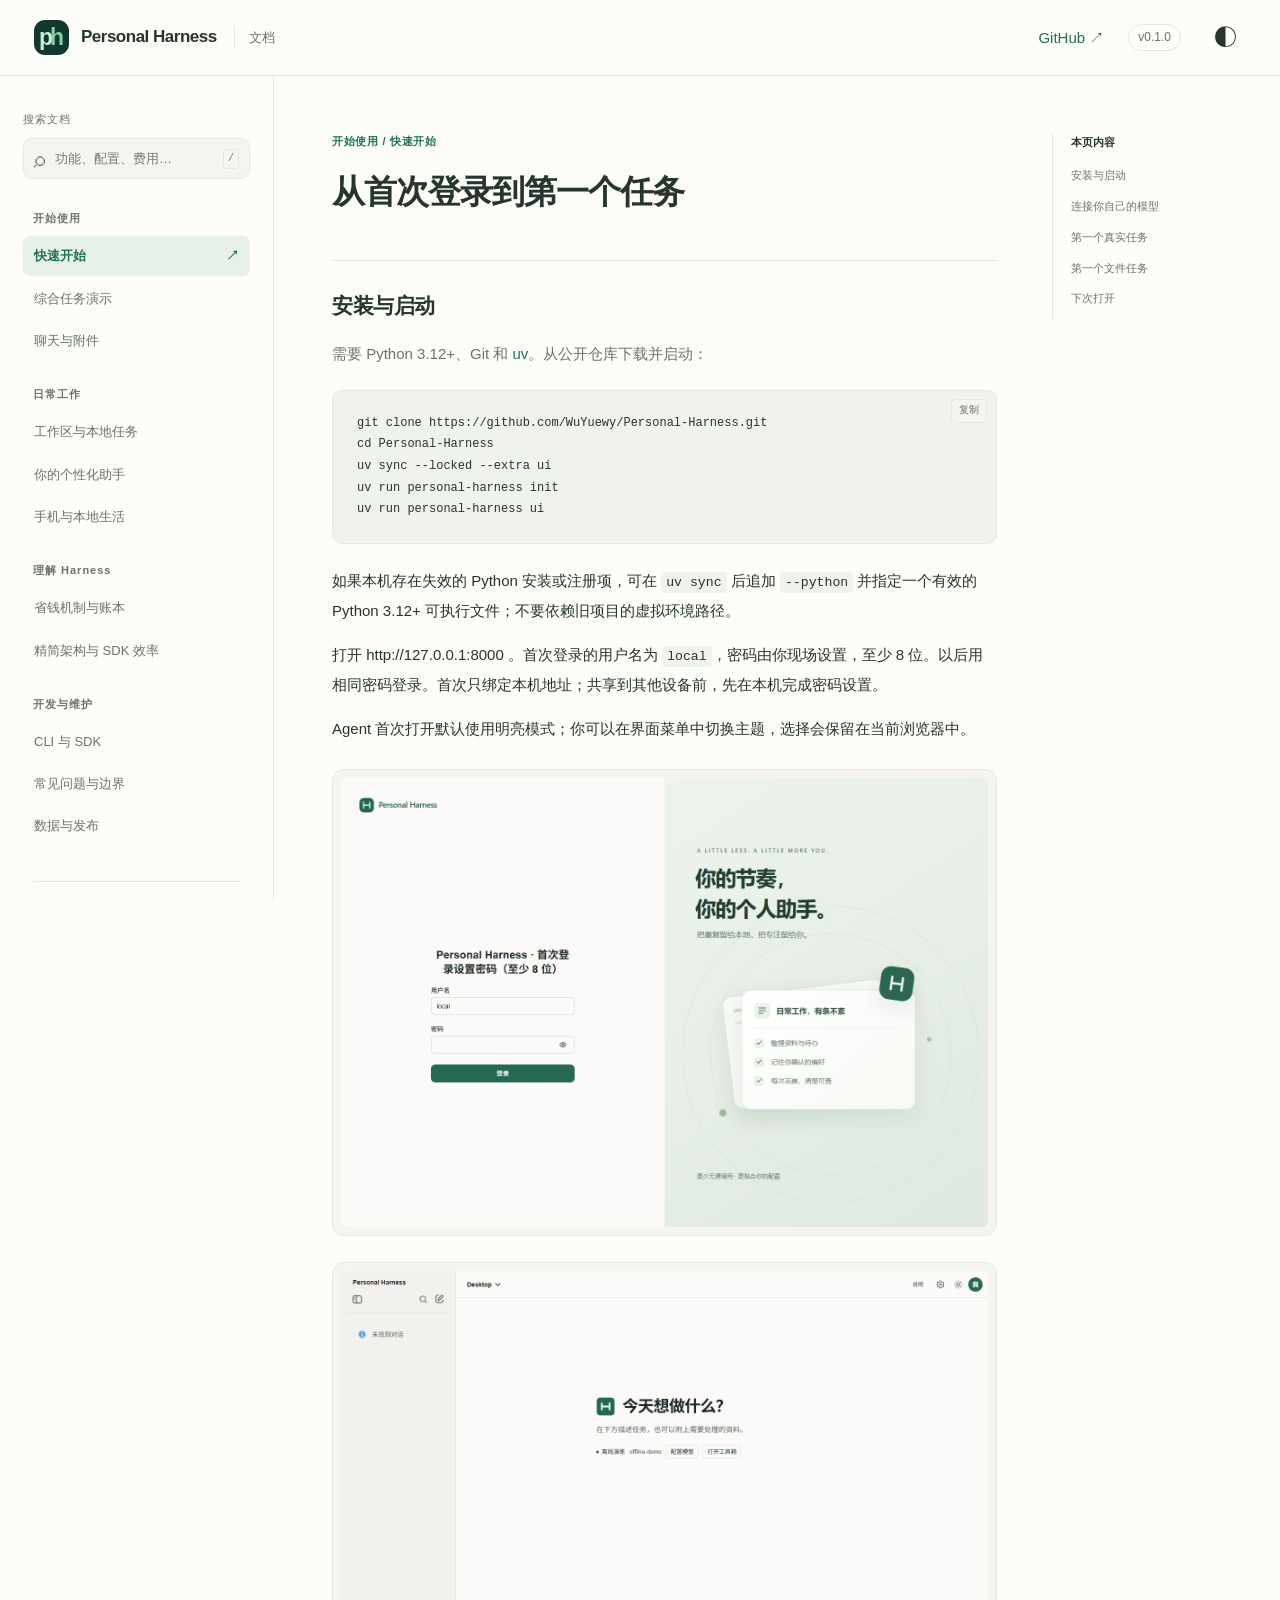
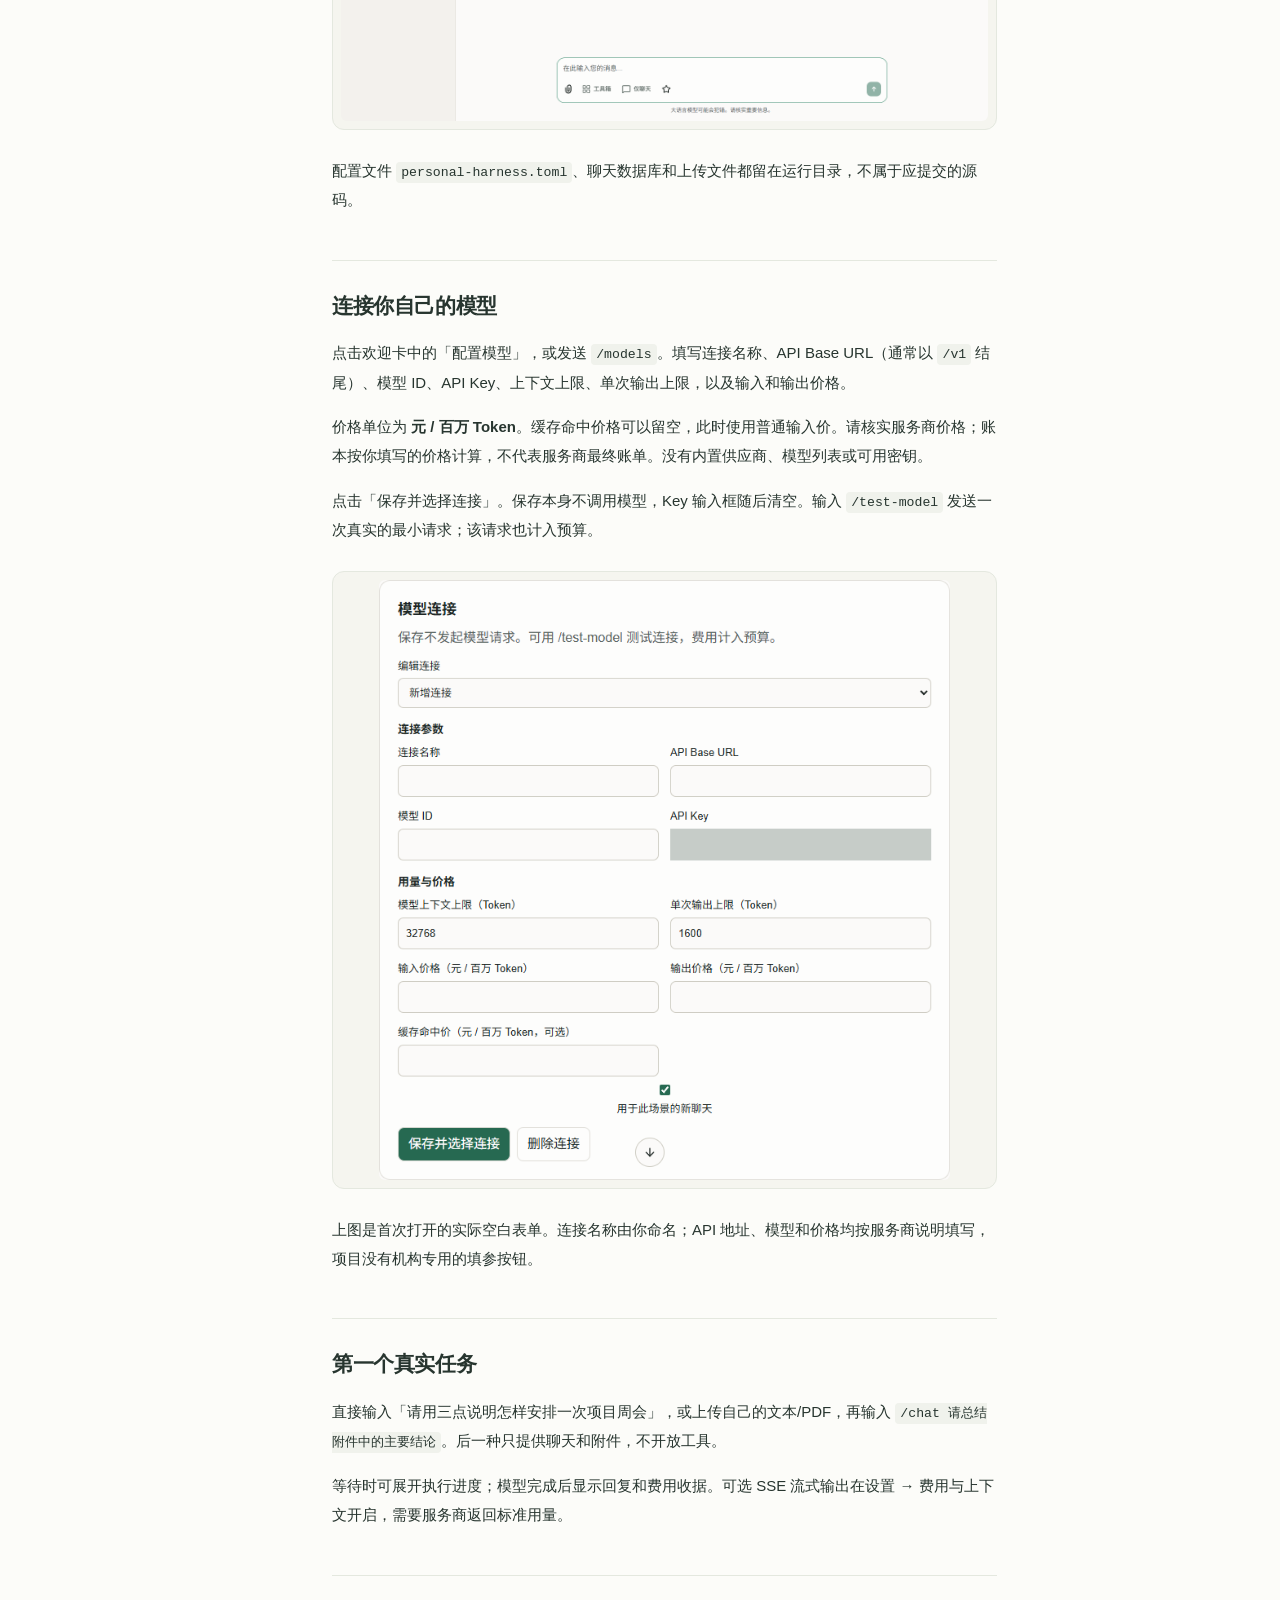
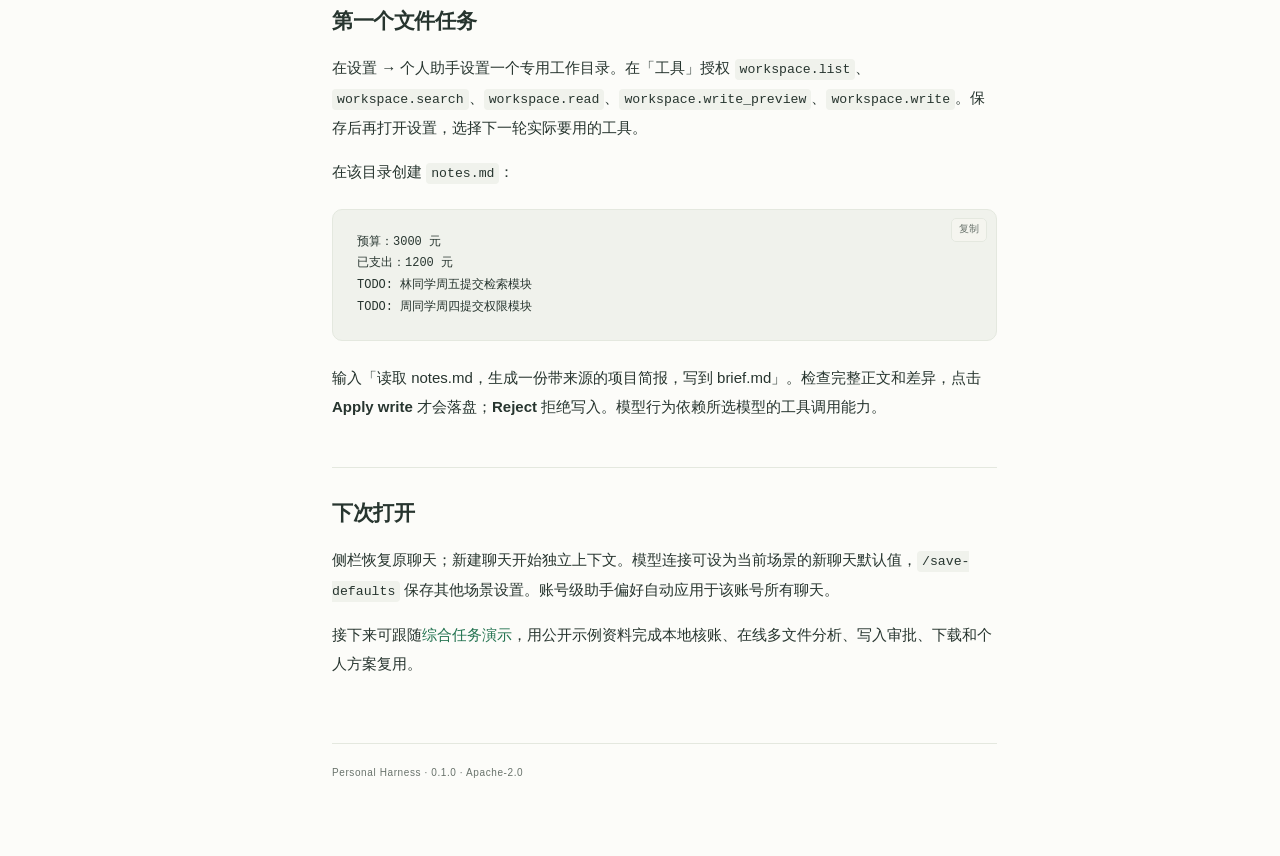
<file: docs/site/index.html>
<!doctype html>
<html lang="zh-CN"><head><meta charset="UTF-8"><meta name="viewport" content="width=device-width, initial-scale=1"><meta name="color-scheme" content="light dark"><meta name="description" content="Personal Harness：省钱、轻量、可配置的个人 Agent。图文介绍模型配置、连续聊天、工作区审批、个性化与成本账本。"><title>Personal Harness · 使用文档</title><link rel="icon" href="mark.svg" type="image/svg+xml"><link rel="stylesheet" href="style.css"></head>
<body><a class="skip" href="#main">跳到正文</a>
<header><button id="menu" aria-label="打开文档导航" aria-expanded="false">☰</button><a href="#getting-started" class="brand"><span class="mark">p<span>h</span></span><strong>Personal Harness</strong><span class="doc-tag">文档</span></a><div class="header-actions"><a href="https://github.com/WuYuewy/Personal-Harness" aria-label="GitHub 项目源码">GitHub ↗</a><span class="version">v0.1.0</span><button id="theme" aria-label="切换明暗主题">◐</button></div></header>
<nav id="sidebar" aria-label="文档导航"><label class="search-label" for="search">搜索文档</label><div class="search-box"><span>⌕</span><input type="search" id="search" placeholder="功能、配置、费用…" autocomplete="off"><kbd>/</kbd></div><div id="results" role="region" aria-label="搜索结果" hidden></div><div id="nav-items"><div class="nav-group">开始使用</div><a data-nav="getting-started" href="#getting-started">快速开始<span>↗</span></a><a data-nav="task-demo" href="#task-demo">综合任务演示<span>↗</span></a><a data-nav="chat" href="#chat">聊天与附件<span>↗</span></a><div class="nav-group">日常工作</div><a data-nav="workspace" href="#workspace">工作区与本地任务<span>↗</span></a><a data-nav="personalization" href="#personalization">你的个性化助手<span>↗</span></a><a data-nav="local-life" href="#local-life">手机与本地生活<span>↗</span></a><div class="nav-group">理解 Harness</div><a data-nav="savings" href="#savings">省钱机制与账本<span>↗</span></a><a data-nav="architecture" href="#architecture">精简架构与 SDK 效率<span>↗</span></a><div class="nav-group">开发与维护</div><a data-nav="sdk" href="#sdk">CLI 与 SDK<span>↗</span></a><a data-nav="limits" href="#limits">常见问题与边界<span>↗</span></a><a data-nav="maintenance" href="#maintenance">数据与发布<span>↗</span></a></div><div class="nav-note">你的配置。你的工作方式。<br>把模型用在需要的地方。</div></nav>
<main id="main" tabindex="-1"><article data-page="getting-started" aria-label="快速开始" hidden><div class="eyebrow">开始使用 / 快速开始</div><h1>从首次登录到第一个任务</h1>
<h2 id="getting-started-section-1">安装与启动</h2>
<p>需要 Python 3.12+、Git 和 <a href="https://docs.astral.sh/uv/getting-started/installation/">uv</a>。从公开仓库下载并启动：</p>
<pre><code class="language-sh">git clone https://github.com/WuYuewy/Personal-Harness.git
cd Personal-Harness
uv sync --locked --extra ui
uv run personal-harness init
uv run personal-harness ui
</code></pre>
<p>如果本机存在失效的 Python 安装或注册项，可在 <code>uv sync</code> 后追加 <code>--python</code> 并指定一个有效的 Python 3.12+ 可执行文件；不要依赖旧项目的虚拟环境路径。</p>
<p>打开 http://127.0.0.1:8000 。首次登录的用户名为 <code>local</code>，密码由你现场设置，至少 8 位。以后用相同密码登录。首次只绑定本机地址；共享到其他设备前，先在本机完成密码设置。</p>
<p>Agent 首次打开默认使用明亮模式；你可以在界面菜单中切换主题，选择会保留在当前浏览器中。</p>
<p><img src="screenshots/01-login.png" alt="新版登录页：清晰矢量插画与 Personal Harness 品牌，自行设置本地密码" /></p>
<p><img src="screenshots/02-welcome.png" alt="明亮模式下的新聊天入口" /></p>
<p>配置文件 <code>personal-harness.toml</code>、聊天数据库和上传文件都留在运行目录，不属于应提交的源码。</p>
<h2 id="getting-started-section-2">连接你自己的模型</h2>
<p>点击欢迎卡中的「配置模型」，或发送 <code>/models</code>。填写连接名称、API Base URL（通常以 <code>/v1</code> 结尾）、模型 ID、API Key、上下文上限、单次输出上限，以及输入和输出价格。</p>
<p>价格单位为 <strong>元 / 百万 Token</strong>。缓存命中价格可以留空，此时使用普通输入价。请核实服务商价格；账本按你填写的价格计算，不代表服务商最终账单。没有内置供应商、模型列表或可用密钥。</p>
<p>点击「保存并选择连接」。保存本身不调用模型，Key 输入框随后清空。输入 <code>/test-model</code> 发送一次真实的最小请求；该请求也计入预算。</p>
<p><img src="screenshots/03-model-form.png" alt="通用空白模型连接表单，没有内置供应商预设" /></p>
<p>上图是首次打开的实际空白表单。连接名称由你命名；API 地址、模型和价格均按服务商说明填写，项目没有机构专用的填参按钮。</p>
<h2 id="getting-started-section-3">第一个真实任务</h2>
<p>直接输入「请用三点说明怎样安排一次项目周会」，或上传自己的文本/PDF，再输入 <code>/chat 请总结附件中的主要结论</code>。后一种只提供聊天和附件，不开放工具。</p>
<p>等待时可展开执行进度；模型完成后显示回复和费用收据。可选 SSE 流式输出在设置 → 费用与上下文开启，需要服务商返回标准用量。</p>
<h2 id="getting-started-section-4">第一个文件任务</h2>
<p>在设置 → 个人助手设置一个专用工作目录。在「工具」授权 <code>workspace.list</code>、<code>workspace.search</code>、<code>workspace.read</code>、<code>workspace.write_preview</code>、<code>workspace.write</code>。保存后再打开设置，选择下一轮实际要用的工具。</p>
<p>在该目录创建 <code>notes.md</code>：</p>
<pre><code class="language-text">预算：3000 元
已支出：1200 元
TODO: 林同学周五提交检索模块
TODO: 周同学周四提交权限模块
</code></pre>
<p>输入「读取 notes.md，生成一份带来源的项目简报，写到 brief.md」。检查完整正文和差异，点击 <strong>Apply write</strong> 才会落盘；<strong>Reject</strong> 拒绝写入。模型行为依赖所选模型的工具调用能力。</p>
<h2 id="getting-started-section-5">下次打开</h2>
<p>侧栏恢复原聊天；新建聊天开始独立上下文。模型连接可设为当前场景的新聊天默认值，<code>/save-defaults</code> 保存其他场景设置。账号级助手偏好自动应用于该账号所有聊天。</p>
<p>接下来可跟随<a href="#task-demo">综合任务演示</a>，用公开示例资料完成本地核账、在线多文件分析、写入审批、下载和个人方案复用。</p>
<footer>Personal Harness · 0.1.0 · Apache-2.0</footer></article><aside class="outline" data-outline="getting-started" hidden><span>本页内容</span><a href="#getting-started-section-1">安装与启动</a><a href="#getting-started-section-2">连接你自己的模型</a><a href="#getting-started-section-3">第一个真实任务</a><a href="#getting-started-section-4">第一个文件任务</a><a href="#getting-started-section-5">下次打开</a></aside><article data-page="task-demo" aria-label="综合任务演示" hidden><div class="eyebrow">开始使用 / 综合任务演示</div><h1>综合任务演示：筹备一次社区读书会</h1>
<p>这是一次在发布副本 UI 中实际执行的任务：先在本地核对已支出费用，再让在线模型综合三份资料、处理时间冲突，生成可审批的文件；随后上传 PDF、确认长期偏好，并把固定清单保存为不调用模型的个人方案。</p>
<p>全部人名、资料和地点均为虚构示例。截图来自实际明亮模式界面；灰色遮挡用于隐藏测试连接或本机路径，不代表产品字段默认值。图片可点击放大。</p>
<h2 id="task-demo-section-1">1. 准备一个干净工作区</h2>
<p>先完成<a href="#getting-started">首次登录和连接模型</a>。在项目根目录执行：</p>
<pre><code class="language-sh">uv run python examples/community-workshop/prepare_demo.py --dest ../my-personal-workshop
</code></pre>
<p>脚本只复制输入文件，不复制参考产物，也不会覆盖已有目录。在设置 →「个人助手」把工作区设为脚本输出的绝对路径。设置 →「我的助手」可填写称呼，例如「小林」。</p>
<table>
<thead>
<tr>
<th>输入资料</th>
<th>内容</th>
</tr>
</thead>
<tbody>
<tr>
<td><a href="demo/planning.md">planning.md</a></td>
<td>2400 元预算、必须支出、旧结束时间、待办和风险</td>
</tr>
<tr>
<td><a href="demo/expenses.csv">expenses.csv</a></td>
<td>三笔已支付费用：450、250、200 元</td>
</tr>
<tr>
<td><a href="demo/updates.md">updates.md</a></td>
<td>最新结束时间 17:30、人数、雨天和门卡安排</td>
</tr>
<tr>
<td><a href="demo/venue-guide.pdf">venue-guide.pdf</a></td>
<td>4 页可提取文字的场地说明，用于后续附件验证</td>
</tr>
</tbody>
</table>
<p>在「工具」中授权 <code>workspace.read_many</code>、<code>workspace.write_preview</code>、<code>workspace.write</code>。点击确认，等待保存完成后重新打开设置，把这三个工具加入「下一轮实际使用的工具」（界面字段 <code>Tools for next task</code>）。本地 CSV、搜索和待办功能还需授权 <code>workspace.read</code>、<code>workspace.search</code> 等相应只读工具。</p>
<p><img src="screenshots/04-tool-settings.png" alt="工具授权与下一轮选择" /></p>
<p>授权决定可以做什么；下一轮选择决定本次把哪些工具交给模型。写入授权并不替代每次文件审批。</p>
<h2 id="task-demo-section-2">2. 先用本地工具核对支出</h2>
<p>在聊天中输入：</p>
<pre><code class="language-text">/sum expenses.csv amount
</code></pre>
<p>结果应为 3 条、合计 <strong>900.00 元</strong>。这是确定性 CSV 汇总，不调用模型；可保存为自己的快捷查询，下次运行会重新读取当前文件。</p>
<p><img src="screenshots/05-local-sum.png" alt="本地 CSV 汇总结果，合计900元" /></p>
<h2 id="task-demo-section-3">3. 让 Agent 综合资料并生成简报</h2>
<p>正常发送以下消息，<strong>不要加 <code>/chat</code></strong>。<code>/chat</code> 表示本轮只聊天，不给模型工作区工具；附件任务可以用它，工作区读取和写入任务不能用它。</p>
<pre><code class="language-text">请实际批量读取 planning.md、expenses.csv、updates.md，为社区读书会生成中文 Markdown 执行简报，写到 workshop-brief.md。
需要：核算总预算、已支出、必须追加支出后的余额，以及可选宣传的超支缺口；使用最新变更覆盖旧时间；列出12人、雨天安排、三位负责人的待办和明确日期；门卡保管人缺失就标待确认。
每项标注来源文件。先结论后清单，不要猜测未给信息。请调用文件工具提交写入审批，不要仅在聊天贴正文。
</code></pre>
<p>等待时可展开原生折叠步骤，查看模型请求、读取和写入预览等执行状态。需要写入时，Agent 展示完整拟写正文和差异。</p>
<p><img src="screenshots/06-write-preview.png" alt="实际生成的简报写入预览" /></p>
<h2 id="task-demo-section-4">4. 审阅、批准与下载</h2>
<p>重点核对以下事实，再点击 <strong>Apply write</strong>：</p>
<table>
<thead>
<tr>
<th>核对点</th>
<th>正确结果</th>
</tr>
</thead>
<tbody>
<tr>
<td>已支出</td>
<td>450 + 250 + 200 = 900 元</td>
</tr>
<tr>
<td>必须支出后的余额</td>
<td>2400 − 900 − 600 − 500 = <strong>400 元</strong></td>
</tr>
<tr>
<td>若追加宣传</td>
<td>再支付 800 元，超预算 <strong>400 元</strong></td>
</tr>
<tr>
<td>时间冲突</td>
<td>采用 updates.md 的 <strong>17:30</strong>，覆盖 planning.md 的旧时间 18:00</td>
</tr>
<tr>
<td>人数与雨天</td>
<td>12 人；雨天转室内，不取消</td>
</tr>
<tr>
<td>待办</td>
<td>林同学周五、周同学周四、陈宁周六 13:30</td>
</tr>
<tr>
<td>缺失信息</td>
<td>门卡保管人仍标为待确认</td>
</tr>
</tbody>
</table>
<p><img src="screenshots/07-approval.png" alt="审批按钮与文件差异" /></p>
<p>批准前目标文件不存在；批准后才生成 <code>workshop-brief.md</code>。如果不满意可点 <strong>Reject</strong>，修改要求后重新生成。预览之后文件发生变化时，必须重新预览，不能沿用旧批准。</p>
<p><img src="screenshots/08-completed.png" alt="审批后任务完成" /></p>
<p>本次多文件任务实际完成 4 次模型请求，按接口 usage 与测试连接价格计量为 <strong>¥0.0151056</strong>；费用包括生成、工具往返和批准后的最终回复。金额只代表此次运行，不是不同供应商或任务的统一报价。</p>
<p>输入 <code>/download workshop-brief.md</code> 下载。你可以对照<a href="demo/workshop-brief.md">这次实际产物</a>查看；这是参考结果，不是固定模板，不同模型措辞可能不同。<code>/export</code> 还可以导出聊天 Markdown。</p>
<p><img src="screenshots/09-download.png" alt="从界面下载已批准产物" /></p>
<h2 id="task-demo-section-5">5. 继续上传 PDF，并保留连续上下文</h2>
<p>把 <code>venue-guide.pdf</code> 拖进聊天或点击回形针上传，再发送：</p>
<pre><code class="language-text">/chat 我习惯每周五整理周报。请根据4页PDF用中文确认人数、开始与结束时间、雨天安排、陈宁到场时间，以及仍待确认的负责人；叫我的称呼，分点回答。
</code></pre>
<p>应提到 12 人、14:00–17:30、雨天室内、陈宁 13:30 和待确认的门卡保管人。PDF 先在本机提取文字；这里没有开放额外工具。侧栏可新建其他聊天，再切回原聊天查看附件和记录。</p>
<p><img src="screenshots/12-pdf-result.png" alt="真实在线PDF任务与个性化称呼" /></p>
<h2 id="task-demo-section-6">6. 让重复步骤不再消耗模型</h2>
<p>发送 <code>/reports</code>，建立「读书会检查清单」：</p>
<pre><code class="language-text">来源文件（每行一个）：
planning.md
updates.md

章节配置（每行一个）：
筹备待办 | TODO:
风险 | RISK:

输出文件：workshop-checklist.md
</code></pre>
<p>保存后点击「读取当前资料并预览」，核对原文及来源行号，最后点击「确认写入」。以后资料中的 TODO 或 RISK 更新，直接重新运行该方案即可。这个步骤本机完成、0 次模型请求；它只分组原文，不承担自由语义摘要。</p>
<p><img src="screenshots/11-report-preview.png" alt="不调用模型的个人任务方案及写入预览" /></p>
<h2 id="task-demo-section-7">7. 保存使用习惯，查看这轮成本</h2>
<p>如需采集使用习惯，先在 <code>/insights</code> 开启「从后续消息提取偏好建议和使用统计」，再发送明确的长期偏好。上面的「每周五整理周报」会成为待确认建议；点击「确认采用」后才用于后续适配。关闭自动采集也能手动添加、编辑和删除偏好。</p>
<p><img src="screenshots/13-preference-memory.png" alt="真实偏好建议确认与长期记忆" /></p>
<p>每个在线任务下方都有费用收据，展开可查看模型请求和工具执行；<code>/usage</code> 看本聊天记录，<code>/budget</code> 看剩余额度。本地汇总、个人方案、场景和偏好维护不发模型请求。这里展示的是减少不必要的调用，不把模型供应商的缓存折扣计作 Harness 的贡献。</p>
<p>这次演示验证了金额、冲突处理、来源、审批前后文件状态和下载内容。它不能证明所有模型都会成功；遇到工具协议或网络问题，请保留错误收据，先检查设置，避免盲目重跑。</p>
<footer>Personal Harness · 0.1.0 · Apache-2.0</footer></article><aside class="outline" data-outline="task-demo" hidden><span>本页内容</span><a href="#task-demo-section-1">1. 准备一个干净工作区</a><a href="#task-demo-section-2">2. 先用本地工具核对支出</a><a href="#task-demo-section-3">3. 让 Agent 综合资料并生成简报</a><a href="#task-demo-section-4">4. 审阅、批准与下载</a><a href="#task-demo-section-5">5. 继续上传 PDF，并保留连续上下文</a><a href="#task-demo-section-6">6. 让重复步骤不再消耗模型</a><a href="#task-demo-section-7">7. 保存使用习惯，查看这轮成本</a></aside><article data-page="chat" aria-label="聊天与附件" hidden><div class="eyebrow">开始使用 / 聊天与附件</div><h1>聊天、附件与执行进度</h1>
<h2 id="chat-section-1">多聊天与连续上下文</h2>
<p>侧栏支持新建、搜索、重命名、删除和切换聊天。默认携带最近 12 轮、总计最多 48000 UTF-8 字节的完整历史轮次；展示历史与发送给模型的上下文是两回事。</p>
<p>用 <code>/context</code> 查看上下文范围；<code>/clear</code> 清除后续模型上下文但保留界面记录；<code>/export</code> 下载 Markdown 聊天。删除聊天也会移除该聊天的统计和待确认偏好，已确认的长期偏好需单独删除。</p>
<h2 id="chat-section-2">文本与 PDF</h2>
<p>支持 UTF-8 文本、代码、JSON、CSV 和可提取文字的 PDF。单次最多 5 个附件、每个上传上限 100 MB；本地单文件与批量读取默认上限 100 MiB。PDF 先在本地抽取文字再发给模型，不支持扫描件 OCR、图片理解或保真表格重建。</p>
<p>附件内容不自动进入工作区。文件足够小可以完整上传，不代表模型能接受全部文字；上下文容量、输出预算和网关限制仍然适用。上一轮附件超过当前历史容量时，系统会先让你选择取消调高容量，或仅用本轮内容继续，避免悄悄丢失资料。</p>
<p><img src="screenshots/12-pdf-result.png" alt="4页PDF上传后真实在线分析的结果" /></p>
<p>图中资料为公开的虚构演示，完整流程见<a href="#task-demo">综合任务演示</a>。上传附件用回形针；侧栏切换历史不会把另一聊天的附件混入当前对话。</p>
<h2 id="chat-section-3">等待、流式回复与停止</h2>
<p>运行状态以原生折叠步骤显示准备上下文、等待模型、执行工具和完成。步骤默认收起，可按需查看；它展示执行状态，不公开模型隐藏推理。停止按钮取消活动任务并关闭客户端，正在等待审批的变更不会执行。</p>
<p>流式回复可在设置开启；如果供应商未返回可信 usage，费用保留为未知。备用模型升级与流式回复不同时使用。</p>
<h2 id="chat-section-4">模型管理</h2>
<p><code>/models</code> 新增、编辑、删除连接；<code>/test-model</code> 验证当前选择。删除正在使用的连接后不会悄悄改用另一模型，需要你重新选择。模型参数与权限可按聊天保存，账号级体验偏好保持一致。</p>
<footer>Personal Harness · 0.1.0 · Apache-2.0</footer></article><aside class="outline" data-outline="chat" hidden><span>本页内容</span><a href="#chat-section-1">多聊天与连续上下文</a><a href="#chat-section-2">文本与 PDF</a><a href="#chat-section-3">等待、流式回复与停止</a><a href="#chat-section-4">模型管理</a></aside><article data-page="workspace" aria-label="工作区与本地任务" hidden><div class="eyebrow">日常工作 / 工作区与本地任务</div><h1>电脑 cowork 与本地任务</h1>
<h2 id="workspace-section-1">授权范围</h2>
<p>工作区路径由你显式设置。文件工具检查路径边界、符号链接、文件类型和大小；写入可额外限制到已有的输出子目录。不提供通用 Shell，也不会执行模型生成的命令。</p>
<p>工具分为「本聊天允许的工具」和「下一轮实际使用的工具」。增加前者就是授权；后者只能在已授权范围内选择。更改工具选择不必重建整个 Agent。</p>
<p><img src="screenshots/04-tool-settings.png" alt="工具授权和本轮选择，明亮模式实测界面" /></p>
<p>修改授权后先点击确认，等待设置面板关闭再重开，选择下一轮实际使用的工具。普通消息可以调用所选工具；<code>/chat</code> 会禁用本轮工具。</p>
<h2 id="workspace-section-2">检索、读取和修改</h2>
<p>先搜索相关文件，再按行读取，比把整个目录灌给模型更可控。批量读取可启用 <code>workspace.read_many</code>；只读工具并发可设为 1–16。工具返回分页正文和下一页位置，模型需按任务继续读取，截断不会伪装成完整结果。</p>
<p><code>workspace.write</code>、<code>workspace.replace_text</code> 最终都需要预览和审批。写入使用文件指纹校验，预览之后源文件或目标发生变化会拒绝落盘；重新生成预览再批准。</p>
<h2 id="workspace-section-3">不需要模型的任务</h2>
<p>以下命令在本机执行，API 费用为零，仍检查权限和当前文件：</p>
<table>
<thead>
<tr>
<th>命令</th>
<th>用途</th>
</tr>
</thead>
<tbody>
<tr>
<td><code>/find 关键词</code></td>
<td>本地搜索工作区文本</td>
</tr>
<tr>
<td><code>/lookup expenses.csv id INV-1</code></td>
<td>CSV 按列精确查找</td>
</tr>
<tr>
<td><code>/sum expenses.csv amount</code></td>
<td>CSV 精确合计、均值、条数</td>
</tr>
<tr>
<td><code>/actions notes.md TODO:</code></td>
<td>提取明确行首标记，保留行号</td>
</tr>
<tr>
<td><code>/files</code></td>
<td>查看授权目录</td>
</tr>
<tr>
<td><code>/download brief.md</code></td>
<td>下载允许的文本产物</td>
</tr>
</tbody>
</table>
<p>工具箱提供相应表单，可命名保存快捷查询。下次点击会重新读取当前资料，不直接复用过期答案。</p>
<p><img src="screenshots/10-actions.png" alt="本地提取待办并保留来源位置" /></p>
<h2 id="workspace-section-4">个人任务方案</h2>
<p><code>/reports</code> 打开方案库。配置来源路径、输出路径，以及「章节标题 | 精确行前缀」。可先从来源识别可用标记，再保存并预览。</p>
<p>例如把 <code>TODO:</code> 和 <code>RISK:</code> 原文分组生成每周简报：读取、整理和预览都无需模型，点击「确认写入」后才落盘。它适合结构明确的重复任务；不承担语义摘要或改写。每次运行会复查源文件和目标指纹。</p>
<p><img src="screenshots/11-report-preview.png" alt="从当前来源生成个人方案，预览后才写入" /></p>
<p>完整的资料、提示词、审批截图和实际产物见<a href="#task-demo">综合任务演示</a>。</p>
<footer>Personal Harness · 0.1.0 · Apache-2.0</footer></article><aside class="outline" data-outline="workspace" hidden><span>本页内容</span><a href="#workspace-section-1">授权范围</a><a href="#workspace-section-2">检索、读取和修改</a><a href="#workspace-section-3">不需要模型的任务</a><a href="#workspace-section-4">个人任务方案</a></aside><article data-page="personalization" aria-label="你的个性化助手" hidden><div class="eyebrow">日常工作 / 你的个性化助手</div><h1>让助手适应你</h1>
<h2 id="personalization-section-1">三层个性化</h2>
<table>
<thead>
<tr>
<th>层次</th>
<th>配置内容</th>
<th>生效范围</th>
</tr>
</thead>
<tbody>
<tr>
<td>账号级「我的助手」</td>
<td>称呼、语气、详略、回答格式、澄清习惯、主动性、来源、成本取舍、补充偏好</td>
<td>账号的所有聊天</td>
</tr>
<tr>
<td>个人场景</td>
<td>工作区、工具授权、模型、预算、快捷查询、基础 profile</td>
<td>该场景的新聊天</td>
</tr>
<tr>
<td>用户偏好记忆</td>
<td>你确认的长期习惯、常用工具、关注主题、约束</td>
<td>相关任务的有界上下文</td>
</tr>
</tbody>
</table>
<p>当前任务与明确的助手设置优先。记忆不改变权限和预算，也不会自动替你配置外部服务。</p>
<h2 id="personalization-section-2">查看与修改</h2>
<p>设置 →「我的助手」保存账号偏好。<code>/my-profile</code> 查看有效配置。<code>/scenes</code> 从当前聊天创建个人场景，支持复制、改名、归档和恢复。<code>/save-defaults</code> 更新当前场景的后续聊天默认值。</p>
<p>归档不会删除历史，已归档场景不能新开任务；删除模型连接需要重新选择可用连接。设备变化不会扩大工具权限。</p>
<p><img src="screenshots/15-scenes.png" alt="从当前配置建立个人场景，并复制、归档和恢复" /></p>
<h2 id="personalization-section-3">偏好与洞察</h2>
<p><code>/insights</code> 手动添加长期偏好，或开启「从后续消息提取偏好建议和使用统计」。默认关闭自动采集，开启后只分析后续普通用户消息，不回溯历史，不分析附件或工具结果。</p>
<p>例如「我习惯每周五整理周报」会成为待确认建议。只有点击「确认采用」才作为后续参考。临时任务、引用和包含敏感信息的文本不会随意变成长效偏好。分析使用本地规则和 jieba，不增加模型调用。</p>
<p>「使用画像」展示已确认偏好维度、任务分类、关键词和日期频次。这里是实际计数，不是人格评分。可查看计数、导出、编辑、删除或清空。</p>
<p><img src="screenshots/13-preference-memory.png" alt="用户确认后保存的偏好记忆" /></p>
<p><img src="screenshots/14-insights.png" alt="基于实际记录的偏好维度和使用画像" /></p>
<p>截图中的数据来自短时验收演示，不是长期使用效果或人格评估。</p>
<h2 id="personalization-section-4">定向适配</h2>
<p>电脑场景强调项目工作区、来源和书面产物；手机场景强调简短回答、结构化地点条件和本地筛选。它们复用同一个 SDK，主要差异来自你的配置。城市只是可选查询条件，不能代表整个个性化方案。</p>
<footer>Personal Harness · 0.1.0 · Apache-2.0</footer></article><aside class="outline" data-outline="personalization" hidden><span>本页内容</span><a href="#personalization-section-1">三层个性化</a><a href="#personalization-section-2">查看与修改</a><a href="#personalization-section-3">偏好与洞察</a><a href="#personalization-section-4">定向适配</a></aside><article data-page="local-life" aria-label="手机与本地生活" hidden><div class="eyebrow">日常工作 / 手机与本地生活</div><h1>手机与本地生活</h1>
<p><img src="screenshots/16-mobile-places.png" alt="手机浏览器中的本地地点筛选，使用虚构示例数据" /></p>
<p>图中按用户配置的价格上限筛选，本机完成、0 次模型请求。它没有接入实时地图，地点营业状态需要另行核实。</p>
<h2 id="local-life-section-1">手机入口</h2>
<p>手机浏览器访问电脑上的同一 UI 服务，聊天、配置和账本在电脑端保存。先在本机设置登录密码，再绑定合适的局域网地址；默认只监听 127.0.0.1。不含手机原生客户端或手机本地模型运行。</p>
<pre><code class="language-sh">uv run personal-harness ui --host 0.0.0.0 --port 8000
</code></pre>
<p>只在信任的网络运行；跨公网需要你自行部署 HTTPS、访问控制和反向代理。本项目的本地密码登录不是多租户托管平台。</p>
<h2 id="local-life-section-2">地点数据由你控制</h2>
<p>在设置 → 本地生活中填写自己维护的 JSON 数据文件、确认的 WGS84 位置、距离、价格和有效期。为聊天授权 <code>places.search</code> 后，可用 <code>/places cafe</code> 或工具箱本地筛选。</p>
<pre><code class="language-json">{
  &quot;schema_version&quot;: 1,
  &quot;source&quot;: &quot;我的地点清单&quot;,
  &quot;fetched_at&quot;: &quot;2026-11-24T08:00:00Z&quot;,
  &quot;city&quot;: &quot;示例城市&quot;,
  &quot;places&quot;: [{
    &quot;id&quot;: &quot;cafe-1&quot;, &quot;name&quot;: &quot;街角咖啡&quot;, &quot;category&quot;: &quot;cafe&quot;,
    &quot;latitude&quot;: 31.2305, &quot;longitude&quot;: 121.4738,
    &quot;price_cny&quot;: &quot;25&quot;, &quot;open_status&quot;: &quot;unknown&quot;
  }]
}
</code></pre>
<p>数据时间应是实际采集时间。只进行直线距离、价格和类别过滤，保留来源时间；过期、未来时间和未知营业状态都会标示。设置价格上限时排除价格未知的地点。</p>
<h2 id="local-life-section-3">能力边界</h2>
<p>不内置实时地图供应商，不自动获取 GPS，不保证营业状态，不提供导航、订餐或支付。用户维护的数据可真实使用，但不等于联网搜索。需要解释和比较时，在线 Agent 可以调用同一地点工具，再生成文字建议；简单筛选可以完全不调用模型。</p>
<footer>Personal Harness · 0.1.0 · Apache-2.0</footer></article><aside class="outline" data-outline="local-life" hidden><span>本页内容</span><a href="#local-life-section-1">手机入口</a><a href="#local-life-section-2">地点数据由你控制</a><a href="#local-life-section-3">能力边界</a></aside><article data-page="savings" aria-label="省钱机制与账本" hidden><div class="eyebrow">理解 Harness / 省钱机制与账本</div><h1>Harness 如何省钱</h1>
<h2 id="savings-section-1">先看结果，再看费用</h2>
<p>只有满足同一任务验收条件时，减少的调用和 Token 才有意义。不能只比较一次便宜的失败运行；重试、升级、失败开销都计入同一账本。首版提供具体机制和可核验记录，不承诺任何统一的节省比例。</p>
<h2 id="savings-section-2">Harness 自己完成的优化</h2>
<table>
<thead>
<tr>
<th>机制</th>
<th>具体实现</th>
<th>用户如何看见</th>
<th>限制</th>
</tr>
</thead>
<tbody>
<tr>
<td>本地直达</td>
<td>CSV、待办、搜索、地点筛选绕过模型</td>
<td>结果写明 0 次模型请求、¥0 API 费用</td>
<td>只做确定性运算</td>
</tr>
<tr>
<td>个人任务方案</td>
<td>按用户定义前缀生成可审批简报</td>
<td>运行次数、来源、零请求收据</td>
<td>不进行语义改写</td>
</tr>
<tr>
<td>按需工具与上下文</td>
<td>限制本轮工具、可选 task 上下文模式</td>
<td>设置、运行工具和上下文记录</td>
<td>不保证每次更便宜</td>
</tr>
<tr>
<td>文件结果分页</td>
<td>只返回配置范围的片段，标示续读位置</td>
<td>可展开工具结果</td>
<td>模型可能需要多次读取</td>
</tr>
<tr>
<td>历史文件引用</td>
<td>较早的大文件正文替换成来源引用</td>
<td>收据中的省略字节数与上下文状态</td>
<td>必要时需重新读取</td>
</tr>
<tr>
<td>预算与循环约束</td>
<td>每次发送前占用额度，限制步骤、工具调用和重试</td>
<td><code>/budget</code>、逐请求账本</td>
<td>保守预留可能阻止实际上便宜的请求</td>
</tr>
<tr>
<td>有限升级</td>
<td>用户显式配置，只有 length 截断升级一次</td>
<td>两个模型的费用都累计</td>
<td>不是自动质量评分器</td>
</tr>
</tbody>
</table>
<p>历史文件引用默认跟随成本偏好：省钱优先使用 references，平衡和质量优先保留 full；用户可覆盖。引用模式仅精简符合条件的较早大文件读取，保留最近一轮和必要来源。完整会话在本地保留。</p>
<h2 id="savings-section-3">SDK 效率不是 Token 折扣</h2>
<p>同一聊天复用 Agent、HTTP 客户端与有界读取缓存；文件工具可批量、只读可并发，减少构建开销和串行等待。缓存校验文件身份和变化，工具权限变化仍会重查。<code>read_cache_bytes</code> 默认 0，需自行开启。</p>
<p>这些可减少本地 IO 和延迟，<strong>不代表模型输入自动变少</strong>。直接读取缓存与供应商 Prompt Cache 是不同机制。</p>
<h2 id="savings-section-4">不把供应商缓存算成自己的功劳</h2>
<p>账本可以按你填写的缓存价格计算实际估算费用，单列缓存价差。该折扣来自供应商。本项目不把缓存命中带来的便宜记为 Harness 自身节省，也不从省略字节数伪造节省金额。</p>
<h2 id="savings-section-5">计费、预留与未知</h2>
<p>在线费用为可信 usage × 用户价格，人民币 Decimal 计算。缺失或矛盾 usage、发送后断线等保留未知，阻止继续掩盖风险。明确未建连的失败记录为零；HTTP 429 本身不保证免费。</p>
<p>每次请求保守预留按模型完整上下文上限和输出上限计算。因此即使短任务实际只用几厘钱，也可能要求更大的可用预算。单轮、UTC 每日和可选累计上限共用本地账本。</p>
<p>用 <code>ledger list</code> 和 <code>ledger show</code> 查看记录。核实账单后才能 <code>ledger reconcile --amount-cny ... --source ...</code>；不把未知费用自动当零。请求前预留不是账单。</p>
<p><img src="screenshots/17-budget-stop.png" alt="单轮预算为零时，真实UI拦截请求，显示未发出模型请求" /></p>
<p>图中 <code>task_budget</code> 表示单轮上限阻止了请求，不是网关失联。<code>daily_budget</code>、<code>total_budget</code> 分别对应每日和累计可用额度；请同时检查三个上限。即使实际费用很低，扣除已有费用后的余额也必须容纳下一次保守预留。具体费用与本地零请求步骤可在<a href="#task-demo">综合任务演示</a>中对照。</p>
<footer>Personal Harness · 0.1.0 · Apache-2.0</footer></article><aside class="outline" data-outline="savings" hidden><span>本页内容</span><a href="#savings-section-1">先看结果，再看费用</a><a href="#savings-section-2">Harness 自己完成的优化</a><a href="#savings-section-3">SDK 效率不是 Token 折扣</a><a href="#savings-section-4">不把供应商缓存算成自己的功劳</a><a href="#savings-section-5">计费、预留与未知</a></aside><article data-page="architecture" aria-label="精简架构与 SDK 效率" hidden><div class="eyebrow">理解 Harness / 精简架构与 SDK 效率</div><h1>精简的 SDK 与工程结构</h1>
<h2 id="architecture-section-1">只有三个主要入口</h2>
<p>配置定义「你需要什么」，Agent 执行「这次做什么」，工具定义「允许做什么」。复用 PydanticAI 的 Agent、工具协议、消息与 OpenAI 兼容适配；复用 Chainlit 的认证、侧栏、设置和附件，不再建立一套通用多 Agent 编排框架。</p>
<pre><code class="language-text">TOML / UI 设置
       ↓ 校验、合并与权限选择
ResolvedConfig → Agent → PydanticAI → 用户配置的模型
                   ↓           ↕
              文件 / 本地工具  预算与 usage 账本
                   ↓
              变更预览 → 用户审批 → 文件
</code></pre>
<h2 id="architecture-section-2">配置如何生效</h2>
<p>TOML 先合并 base 与选定 profile，再应用显式 overrides；UI 在此基础上应用账号助手偏好、场景默认值和当前聊天设置。账号体验偏好对该账号保持一致，聊天工具不超过明确授权范围。</p>
<p><code>personal-harness config show --explain</code> 给出有效配置和来源。密钥通过独立参数或本地环境读取，不进入配置导出、提示词或费用收据。</p>
<h2 id="architecture-section-3">模块定位</h2>
<table>
<thead>
<tr>
<th>源码</th>
<th>职责</th>
</tr>
</thead>
<tbody>
<tr>
<td><code>config.py</code>, <code>context.py</code></td>
<td>类型化配置、来源、任务上下文</td>
</tr>
<tr>
<td><code>runtime.py</code></td>
<td>执行、恢复审批、资源生命周期</td>
</tr>
<tr>
<td><code>tools.py</code>, <code>workspace.py</code></td>
<td>工具与文件边界</td>
</tr>
<tr>
<td><code>connections.py</code>, <code>openai_adapter.py</code></td>
<td>通用连接与 usage 校验</td>
</tr>
<tr>
<td><code>metering.py</code>, <code>ledger.py</code>, <code>costs.py</code></td>
<td>请求预留、费用结算与核账</td>
</tr>
<tr>
<td><code>history.py</code>, <code>conversation.py</code></td>
<td>历史范围与文件正文精简</td>
</tr>
<tr>
<td><code>reports.py</code>, <code>csv_lookup.py</code>, <code>csv_summary.py</code></td>
<td>本地确定性任务</td>
</tr>
<tr>
<td><code>chainlit_app.py</code>, <code>ui_features.py</code>, <code>ui_state.py</code></td>
<td>可选 UI、状态和账号设置</td>
</tr>
<tr>
<td><code>user_insights.py</code>, <code>places.py</code></td>
<td>本地偏好分析与地点过滤</td>
</tr>
</tbody>
</table>
<p>UI 依赖放在可选 extra；不装 UI 仍可用 CLI 和 SDK。首版是单人、本地优先的完整小工具，不是分布式服务平台。</p>
<footer>Personal Harness · 0.1.0 · Apache-2.0</footer></article><aside class="outline" data-outline="architecture" hidden><span>本页内容</span><a href="#architecture-section-1">只有三个主要入口</a><a href="#architecture-section-2">配置如何生效</a><a href="#architecture-section-3">模块定位</a></aside><article data-page="sdk" aria-label="CLI 与 SDK" hidden><div class="eyebrow">开发与维护 / CLI 与 SDK</div><h1>CLI 与 SDK</h1>
<h2 id="sdk-section-1">通用在线配置</h2>
<p>UI 和 CLI 共用执行引擎，但 UI 的模型连接不会偷偷回写 TOML。CLI 用户可生成通用模板，然后填写自己的端点、模型、上下文和价格：</p>
<pre><code class="language-sh">uv run personal-harness init --provider openai-compatible --config my-agent.toml
uv run personal-harness config validate -c my-agent.toml
uv run personal-harness doctor -c my-agent.toml
uv run personal-harness provider prices -c my-agent.toml
uv run personal-harness budget -c my-agent.toml
uv run personal-harness run &quot;总结 notes.md&quot; -c my-agent.toml
</code></pre>
<p>模板里的 <code>api.example.com</code> 和 <code>your-model-id</code> 是无效示例，必须替换。Key 放在 <code>OPENAI_API_KEY</code> 或配置文件旁被忽略的 <code>.env</code>，不写进 TOML。实际联网还需安装 <code>api</code> 或 <code>ui</code> extra。</p>
<h2 id="sdk-section-2">执行并审批</h2>
<pre><code class="language-python">import asyncio
from personal_harness import Agent


async def main():
    async with Agent.from_config(&quot;my-agent.toml&quot;) as agent:
        result = await agent.run(&quot;读取 notes.md，生成 brief.md&quot;)
        while result.status == &quot;pending_approval&quot;:
            decisions = {}
            for approval in result.approvals:
                print(approval.preview[&quot;diff&quot;])
                decisions[approval.call_id] = input(&quot;批准这次写入? [y/N] &quot;) == &quot;y&quot;
            result = await agent.resume(result.run_id, decisions)
        print(result.output, result.total_cost)


asyncio.run(main())
</code></pre>
<p>审批绑定本次预览和文件身份。SDK 调用者负责把明确决定交给 resume；不要自动同意所有修改。</p>
<h2 id="sdk-section-3">扩展自己的工具</h2>
<pre><code class="language-python">from pydantic_ai import RunContext
from personal_harness.context import RunDependencies


async def user_greeting(ctx: RunContext[RunDependencies], name: str) -&gt; str:
    &quot;&quot;&quot;Generate a local greeting without network calls.&quot;&quot;&quot;
    return f&quot;Hello, {name}&quot;
</code></pre>
<p>把 <code>user.greeting</code> 加入工具授权，构造 <code>Agent(resolved, tools=[user_greeting])</code>。使用 PydanticAI 原生工具类型，不需要继承自建 Tool 基类。涉及外部付费接口的工具应先通过 <code>ctx.deps.external_costs.reserve</code> 预留，再 settle 实际费用；未经计量的服务不应宣称包含在账本内。</p>
<h2 id="sdk-section-4">连续会话与错误</h2>
<p>UI 自动管理上下文；SDK 调用者可将 <code>result.messages</code> 追加到自己的历史，再传 <code>message_history</code>。用上下文管理器关闭连接。<code>RunError</code> 携带原因、运行 ID 和可用费用信息，超时不应导致应用把已经发送的请求记为免费。</p>
<footer>Personal Harness · 0.1.0 · Apache-2.0</footer></article><aside class="outline" data-outline="sdk" hidden><span>本页内容</span><a href="#sdk-section-1">通用在线配置</a><a href="#sdk-section-2">执行并审批</a><a href="#sdk-section-3">扩展自己的工具</a><a href="#sdk-section-4">连续会话与错误</a></aside><article data-page="limits" aria-label="常见问题与边界" hidden><div class="eyebrow">开发与维护 / 常见问题与边界</div><h1>常见问题与功能边界</h1>
<h2 id="limits-section-1">转圈很久或请求失败</h2>
<p>展开执行进度。请求与任务有独立超时；可在设置提高请求超时和总任务时间，但重试会占用预算。网关限流、不可用、工具调用协议不完整都可能导致失败，应用不能保证外部服务永远可用。</p>
<p>出现费用未知时先核对供应商账单再核账；错误收据保留请求，不自动重发整个任务。只在明确尚未建立连接时自动记零。</p>
<h2 id="limits-section-2">PDF 或附件太大</h2>
<p>上传、本地读取、历史容量、模型上下文是四个独立限制。提高本地读取上限不会扩大模型上下文。PDF 文字过多时先分段或提取需要的章节；扫描 PDF 需要先自行 OCR。</p>
<h2 id="limits-section-3">预算充足但请求被拦截</h2>
<p>预算预留是保守上界，并非对短请求的实际费用预测。查看 <code>/budget</code> 中的每请求预留、剩余额度和未知费用。正确填写模型官方上下文上限与价格，不要为了绕过预检虚报参数。</p>
<h2 id="limits-section-4">偏好没有自动更新</h2>
<p>自动采集默认关闭；在 <code>/insights</code> 开启后，只分析后续普通消息中的明确长期偏好。建议需要你确认；使用画像不等于长期记忆。账号级「我的助手」则在设置保存时直接生效。</p>
<h2 id="limits-section-5">版本边界</h2>
<ul>
<li>只支持文本型 OpenAI Chat Completions 兼容接口；不保证所有第三方协议兼容。支持正常回复和可选 SSE，用量缺失有明确处理。</li>
<li>工作区只操作文本文件；不提供任意 Shell、浏览器代理、Office 自动化或后台任务调度。</li>
<li>本地生活使用用户提供的数据；无实时地图、导航、订餐或支付。</li>
<li>首版针对个人本地运行；无托管多用户服务、SSO、移动原生应用或同步云。</li>
<li>节省与成功率取决于任务和模型；本版验收展示具体场景，不代表长期或普遍的节省保证。</li>
</ul>
<footer>Personal Harness · 0.1.0 · Apache-2.0</footer></article><aside class="outline" data-outline="limits" hidden><span>本页内容</span><a href="#limits-section-1">转圈很久或请求失败</a><a href="#limits-section-2">PDF 或附件太大</a><a href="#limits-section-3">预算充足但请求被拦截</a><a href="#limits-section-4">偏好没有自动更新</a><a href="#limits-section-5">版本边界</a></aside><article data-page="maintenance" aria-label="数据与发布" hidden><div class="eyebrow">开发与维护 / 数据与发布</div><h1>数据、维护与发布</h1>
<h2 id="maintenance-section-1">数据在哪里</h2>
<p>个人 TOML 旁的 <code>.personal-harness/</code> 保存 UI 数据库、费用账本和附件；Chainlit 还会生成 <code>.chainlit/</code>、<code>public/</code>、<code>.files/</code> 等运行文件。它们不是开源源码。模型 Key 在本机数据库独立存储，不进入模型提示或连接列表导出；这不等于操作系统级密钥保险库，应保护本机账号和磁盘。</p>
<h2 id="maintenance-section-2">备份与恢复</h2>
<p>停止 UI 后执行：</p>
<pre><code class="language-sh">uv run personal-harness data backup my-backup --config personal-harness.toml
uv run personal-harness ui --config my-backup/personal-harness.toml
</code></pre>
<p>备份目录自身可作为恢复后的运行目录，也可先复制到新的私人目录。具体参数以 <code>data backup --help</code> 为准。备份包含历史与附件等私人数据，不得公开。备份会剔除 API 凭据、密码和 JWT；恢复后重新设置登录密码与模型 Key。费用账本随数据恢复，不自动清零。</p>
<h2 id="maintenance-section-3">从源码检查</h2>
<pre><code class="language-sh">uv sync --locked --extra ui --dev
uv run ruff check .
uv run ruff format --check .
uv run mypy
uv run --extra ui pytest
uv run python scripts/build_docs.py --check
uv build
uv run python scripts/smoke_wheel.py
uv run python scripts/smoke_wheel.py --ui
</code></pre>
<p>自动测试使用模拟传输，不调用真实模型。真实首次用户验收记录另见 <a href="https://github.com/WuYuewy/Personal-Harness/blob/main/docs/RELEASE_REVIEW.md">0.1.0 验收记录</a>，不在 CI 存放任何真实 Key。</p>
<h2 id="maintenance-section-4">在线文档与发布</h2>
<p><a href="https://wuyuewy.github.io/Personal-Harness/">在线使用文档</a> 通过 GitHub Pages 托管，不需要读者在本机启动文档服务。<a href="https://github.com/WuYuewy/Personal-Harness">项目仓库</a> 提供源码、Issue 和贡献入口，<a href="https://github.com/WuYuewy/Personal-Harness/releases">Releases</a> 提供版本包与 SHA256 校验文件。源码使用 Apache-2.0 许可证；尚未发布到 PyPI，请使用源码或 Release 中的 wheel。</p>
<p>文档源文件在 <code>docs/*.md</code>，截图和演示下载位于 <code>docs/site/</code>。修改后运行 <code>uv run python scripts/build_docs.py</code>，将 Markdown 与生成的静态站一同提交。<code>.github/workflows/pages.yml</code> 在 <code>main</code> 更新时校验并部署 <code>docs/site/</code>；仓库 Settings → Pages 的 Source 选择 <strong>GitHub Actions</strong>。站点使用相对资源与 hash 路由，支持项目站点的子路径。</p>
<p>维护时可用 <code>uv run python scripts/serve_docs.py</code> 预览尚未提交的修改；对外入口始终是上述在线文档。部署方式见 <a href="https://pages.github.com/">GitHub Pages 官方说明</a>。</p>
<p>发布新版本前运行 <code>uv run python scripts/audit_release.py</code> 检查 Git 索引中的私人路径与疑似凭据；未初始化 Git 的干净副本使用 <code>--tree .</code>。检查 CI、LICENSE、README、构建包与 SHA256 后，再创建版本标签和 Release。不要提交个人配置、运行数据库、凭据或备份。</p>
<p>贡献请保持最小改动、类型校验、权限边界和可重复测试。供应商差异通过通用连接参数处理，避免引入特定部署默认配置。</p>
<h2 id="maintenance-section-5">可重复的浏览器冒烟</h2>
<pre><code class="language-sh">uv run --with playwright playwright install chromium
uv run --extra ui --with playwright python scripts/browser_smoke.py
</code></pre>
<p>也可用 <code>--browser</code> 指定本机 Chromium 或 Edge。脚本在临时目录首次登录，实际点击快捷查询、切换聊天、修改资料、编辑/删除快捷项，并验证手机布局和零模型调用。不会使用真实密钥或任何机构的部署配置。</p>
<footer>Personal Harness · 0.1.0 · Apache-2.0</footer></article><aside class="outline" data-outline="maintenance" hidden><span>本页内容</span><a href="#maintenance-section-1">数据在哪里</a><a href="#maintenance-section-2">备份与恢复</a><a href="#maintenance-section-3">从源码检查</a><a href="#maintenance-section-4">在线文档与发布</a><a href="#maintenance-section-5">可重复的浏览器冒烟</a></aside></main>
<script>window.DOC_SEARCH = [{"slug": "getting-started", "title": "快速开始", "text": " 从首次登录到第一个任务 \n 安装与启动 \n 需要 Python 3.12+、Git 和  uv 。从公开仓库下载并启动： \n  git clone https://github.com/WuYuewy/Personal-Harness.git\ncd Personal-Harness\nuv sync --locked --extra ui\nuv run personal-harness init\nuv run personal-harness ui\n  \n 如果本机存在失效的 Python 安装或注册项，可在  uv sync  后追加  --python  并指定一个有效的 Python 3.12+ 可执行文件；不要依赖旧项目的虚拟环境路径。 \n 打开 http://127.0.0.1:8000 。首次登录的用户名为  local ，密码由你现场设置，至少 8 位。以后用相同密码登录。首次只绑定本机地址；共享到其他设备前，先在本机完成密码设置。 \n Agent 首次打开默认使用明亮模式；你可以在界面菜单中切换主题，选择会保留在当前浏览器中。 \n   \n   \n 配置文件  personal-harness.toml 、聊天数据库和上传文件都留在运行目录，不属于应提交的源码。 \n 连接你自己的模型 \n 点击欢迎卡中的「配置模型」，或发送  /models 。填写连接名称、API Base URL（通常以  /v1  结尾）、模型 ID、API Key、上下文上限、单次输出上限，以及输入和输出价格。 \n 价格单位为  元 / 百万 Token 。缓存命中价格可以留空，此时使用普通输入价。请核实服务商价格；账本按你填写的价格计算，不代表服务商最终账单。没有内置供应商、模型列表或可用密钥。 \n 点击「保存并选择连接」。保存本身不调用模型，Key 输入框随后清空。输入  /test-model  发送一次真实的最小请求；该请求也计入预算。 \n   \n 上图是首次打开的实际空白表单。连接名称由你命名；API 地址、模型和价格均按服务商说明填写，项目没有机构专用的填参按钮。 \n 第一个真实任务 \n 直接输入「请用三点说明怎样安排一次项目周会」，或上传自己的文本/PDF，再输入  /chat 请总结附件中的主要结论 。后一种只提供聊天和附件，不开放工具。 \n 等待时可展开执行进度；模型完成后显示回复和费用收据。可选 SSE 流式输出在设置 → 费用与上下文开启，需要服务商返回标准用量。 \n 第一个文件任务 \n 在设置 → 个人助手设置一个专用工作目录。在「工具」授权  workspace.list 、 workspace.search 、 workspace.read 、 workspace.write_preview 、 workspace.write 。保存后再打开设置，选择下一轮实际要用的工具。 \n 在该目录创建  notes.md ： \n  预算：3000 元\n已支出：1200 元\nTODO: 林同学周五提交检索模块\nTODO: 周同学周四提交权限模块\n  \n 输入「读取 notes.md，生成一份带来源的项目简报，写到 brief.md」。检查完整正文和差异，点击  Apply write  才会落盘； Reject  拒绝写入。模型行为依赖所选模型的工具调用能力。 \n 下次打开 \n 侧栏恢复原聊天；新建聊天开始独立上下文。模型连接可设为当前场景的新聊天默认值， /save-defaults  保存其他场景设置。账号级助手偏好自动应用于该账号所有聊天。 \n 接下来可跟随 综合任务演示 ，用公开示例资料完成本地核账、在线多文件分析、写入审批、下载和个人方案复用。 \n"}, {"slug": "task-demo", "title": "综合任务演示", "text": " 综合任务演示：筹备一次社区读书会 \n 这是一次在发布副本 UI 中实际执行的任务：先在本地核对已支出费用，再让在线模型综合三份资料、处理时间冲突，生成可审批的文件；随后上传 PDF、确认长期偏好，并把固定清单保存为不调用模型的个人方案。 \n 全部人名、资料和地点均为虚构示例。截图来自实际明亮模式界面；灰色遮挡用于隐藏测试连接或本机路径，不代表产品字段默认值。图片可点击放大。 \n 1. 准备一个干净工作区 \n 先完成 首次登录和连接模型 。在项目根目录执行： \n  uv run python examples/community-workshop/prepare_demo.py --dest ../my-personal-workshop\n  \n 脚本只复制输入文件，不复制参考产物，也不会覆盖已有目录。在设置 →「个人助手」把工作区设为脚本输出的绝对路径。设置 →「我的助手」可填写称呼，例如「小林」。 \n \n \n \n 输入资料 \n 内容 \n \n \n \n \n  planning.md  \n 2400 元预算、必须支出、旧结束时间、待办和风险 \n \n \n  expenses.csv  \n 三笔已支付费用：450、250、200 元 \n \n \n  updates.md  \n 最新结束时间 17:30、人数、雨天和门卡安排 \n \n \n  venue-guide.pdf  \n 4 页可提取文字的场地说明，用于后续附件验证 \n \n \n \n 在「工具」中授权  workspace.read_many 、 workspace.write_preview 、 workspace.write 。点击确认，等待保存完成后重新打开设置，把这三个工具加入「下一轮实际使用的工具」（界面字段  Tools for next task ）。本地 CSV、搜索和待办功能还需授权  workspace.read 、 workspace.search  等相应只读工具。 \n   \n 授权决定可以做什么；下一轮选择决定本次把哪些工具交给模型。写入授权并不替代每次文件审批。 \n 2. 先用本地工具核对支出 \n 在聊天中输入： \n  /sum expenses.csv amount\n  \n 结果应为 3 条、合计  900.00 元 。这是确定性 CSV 汇总，不调用模型；可保存为自己的快捷查询，下次运行会重新读取当前文件。 \n   \n 3. 让 Agent 综合资料并生成简报 \n 正常发送以下消息， 不要加  /chat  。 /chat  表示本轮只聊天，不给模型工作区工具；附件任务可以用它，工作区读取和写入任务不能用它。 \n  请实际批量读取 planning.md、expenses.csv、updates.md，为社区读书会生成中文 Markdown 执行简报，写到 workshop-brief.md。\n需要：核算总预算、已支出、必须追加支出后的余额，以及可选宣传的超支缺口；使用最新变更覆盖旧时间；列出12人、雨天安排、三位负责人的待办和明确日期；门卡保管人缺失就标待确认。\n每项标注来源文件。先结论后清单，不要猜测未给信息。请调用文件工具提交写入审批，不要仅在聊天贴正文。\n  \n 等待时可展开原生折叠步骤，查看模型请求、读取和写入预览等执行状态。需要写入时，Agent 展示完整拟写正文和差异。 \n   \n 4. 审阅、批准与下载 \n 重点核对以下事实，再点击  Apply write ： \n \n \n \n 核对点 \n 正确结果 \n \n \n \n \n 已支出 \n 450 + 250 + 200 = 900 元 \n \n \n 必须支出后的余额 \n 2400 − 900 − 600 − 500 =  400 元  \n \n \n 若追加宣传 \n 再支付 800 元，超预算  400 元  \n \n \n 时间冲突 \n 采用 updates.md 的  17:30 ，覆盖 planning.md 的旧时间 18:00 \n \n \n 人数与雨天 \n 12 人；雨天转室内，不取消 \n \n \n 待办 \n 林同学周五、周同学周四、陈宁周六 13:30 \n \n \n 缺失信息 \n 门卡保管人仍标为待确认 \n \n \n \n   \n 批准前目标文件不存在；批准后才生成  workshop-brief.md 。如果不满意可点  Reject ，修改要求后重新生成。预览之后文件发生变化时，必须重新预览，不能沿用旧批准。 \n   \n 本次多文件任务实际完成 4 次模型请求，按接口 usage 与测试连接价格计量为  ¥0.0151056 ；费用包括生成、工具往返和批准后的最终回复。金额只代表此次运行，不是不同供应商或任务的统一报价。 \n 输入  /download workshop-brief.md  下载。你可以对照 这次实际产物 查看；这是参考结果，不是固定模板，不同模型措辞可能不同。 /export  还可以导出聊天 Markdown。 \n   \n 5. 继续上传 PDF，并保留连续上下文 \n 把  venue-guide.pdf  拖进聊天或点击回形针上传，再发送： \n  /chat 我习惯每周五整理周报。请根据4页PDF用中文确认人数、开始与结束时间、雨天安排、陈宁到场时间，以及仍待确认的负责人；叫我的称呼，分点回答。\n  \n 应提到 12 人、14:00–17:30、雨天室内、陈宁 13:30 和待确认的门卡保管人。PDF 先在本机提取文字；这里没有开放额外工具。侧栏可新建其他聊天，再切回原聊天查看附件和记录。 \n   \n 6. 让重复步骤不再消耗模型 \n 发送  /reports ，建立「读书会检查清单」： \n  来源文件（每行一个）：\nplanning.md\nupdates.md\n\n章节配置（每行一个）：\n筹备待办 | TODO:\n风险 | RISK:\n\n输出文件：workshop-checklist.md\n  \n 保存后点击「读取当前资料并预览」，核对原文及来源行号，最后点击「确认写入」。以后资料中的 TODO 或 RISK 更新，直接重新运行该方案即可。这个步骤本机完成、0 次模型请求；它只分组原文，不承担自由语义摘要。 \n   \n 7. 保存使用习惯，查看这轮成本 \n 如需采集使用习惯，先在  /insights  开启「从后续消息提取偏好建议和使用统计」，再发送明确的长期偏好。上面的「每周五整理周报」会成为待确认建议；点击「确认采用」后才用于后续适配。关闭自动采集也能手动添加、编辑和删除偏好。 \n   \n 每个在线任务下方都有费用收据，展开可查看模型请求和工具执行； /usage  看本聊天记录， /budget  看剩余额度。本地汇总、个人方案、场景和偏好维护不发模型请求。这里展示的是减少不必要的调用，不把模型供应商的缓存折扣计作 Harness 的贡献。 \n 这次演示验证了金额、冲突处理、来源、审批前后文件状态和下载内容。它不能证明所有模型都会成功；遇到工具协议或网络问题，请保留错误收据，先检查设置，避免盲目重跑。 \n"}, {"slug": "chat", "title": "聊天与附件", "text": " 聊天、附件与执行进度 \n 多聊天与连续上下文 \n 侧栏支持新建、搜索、重命名、删除和切换聊天。默认携带最近 12 轮、总计最多 48000 UTF-8 字节的完整历史轮次；展示历史与发送给模型的上下文是两回事。 \n 用  /context  查看上下文范围； /clear  清除后续模型上下文但保留界面记录； /export  下载 Markdown 聊天。删除聊天也会移除该聊天的统计和待确认偏好，已确认的长期偏好需单独删除。 \n 文本与 PDF \n 支持 UTF-8 文本、代码、JSON、CSV 和可提取文字的 PDF。单次最多 5 个附件、每个上传上限 100 MB；本地单文件与批量读取默认上限 100 MiB。PDF 先在本地抽取文字再发给模型，不支持扫描件 OCR、图片理解或保真表格重建。 \n 附件内容不自动进入工作区。文件足够小可以完整上传，不代表模型能接受全部文字；上下文容量、输出预算和网关限制仍然适用。上一轮附件超过当前历史容量时，系统会先让你选择取消调高容量，或仅用本轮内容继续，避免悄悄丢失资料。 \n   \n 图中资料为公开的虚构演示，完整流程见 综合任务演示 。上传附件用回形针；侧栏切换历史不会把另一聊天的附件混入当前对话。 \n 等待、流式回复与停止 \n 运行状态以原生折叠步骤显示准备上下文、等待模型、执行工具和完成。步骤默认收起，可按需查看；它展示执行状态，不公开模型隐藏推理。停止按钮取消活动任务并关闭客户端，正在等待审批的变更不会执行。 \n 流式回复可在设置开启；如果供应商未返回可信 usage，费用保留为未知。备用模型升级与流式回复不同时使用。 \n 模型管理 \n  /models  新增、编辑、删除连接； /test-model  验证当前选择。删除正在使用的连接后不会悄悄改用另一模型，需要你重新选择。模型参数与权限可按聊天保存，账号级体验偏好保持一致。 \n"}, {"slug": "workspace", "title": "工作区与本地任务", "text": " 电脑 cowork 与本地任务 \n 授权范围 \n 工作区路径由你显式设置。文件工具检查路径边界、符号链接、文件类型和大小；写入可额外限制到已有的输出子目录。不提供通用 Shell，也不会执行模型生成的命令。 \n 工具分为「本聊天允许的工具」和「下一轮实际使用的工具」。增加前者就是授权；后者只能在已授权范围内选择。更改工具选择不必重建整个 Agent。 \n   \n 修改授权后先点击确认，等待设置面板关闭再重开，选择下一轮实际使用的工具。普通消息可以调用所选工具； /chat  会禁用本轮工具。 \n 检索、读取和修改 \n 先搜索相关文件，再按行读取，比把整个目录灌给模型更可控。批量读取可启用  workspace.read_many ；只读工具并发可设为 1–16。工具返回分页正文和下一页位置，模型需按任务继续读取，截断不会伪装成完整结果。 \n  workspace.write 、 workspace.replace_text  最终都需要预览和审批。写入使用文件指纹校验，预览之后源文件或目标发生变化会拒绝落盘；重新生成预览再批准。 \n 不需要模型的任务 \n 以下命令在本机执行，API 费用为零，仍检查权限和当前文件： \n \n \n \n 命令 \n 用途 \n \n \n \n \n  /find 关键词  \n 本地搜索工作区文本 \n \n \n  /lookup expenses.csv id INV-1  \n CSV 按列精确查找 \n \n \n  /sum expenses.csv amount  \n CSV 精确合计、均值、条数 \n \n \n  /actions notes.md TODO:  \n 提取明确行首标记，保留行号 \n \n \n  /files  \n 查看授权目录 \n \n \n  /download brief.md  \n 下载允许的文本产物 \n \n \n \n 工具箱提供相应表单，可命名保存快捷查询。下次点击会重新读取当前资料，不直接复用过期答案。 \n   \n 个人任务方案 \n  /reports  打开方案库。配置来源路径、输出路径，以及「章节标题 | 精确行前缀」。可先从来源识别可用标记，再保存并预览。 \n 例如把  TODO:  和  RISK:  原文分组生成每周简报：读取、整理和预览都无需模型，点击「确认写入」后才落盘。它适合结构明确的重复任务；不承担语义摘要或改写。每次运行会复查源文件和目标指纹。 \n   \n 完整的资料、提示词、审批截图和实际产物见 综合任务演示 。 \n"}, {"slug": "personalization", "title": "你的个性化助手", "text": " 让助手适应你 \n 三层个性化 \n \n \n \n 层次 \n 配置内容 \n 生效范围 \n \n \n \n \n 账号级「我的助手」 \n 称呼、语气、详略、回答格式、澄清习惯、主动性、来源、成本取舍、补充偏好 \n 账号的所有聊天 \n \n \n 个人场景 \n 工作区、工具授权、模型、预算、快捷查询、基础 profile \n 该场景的新聊天 \n \n \n 用户偏好记忆 \n 你确认的长期习惯、常用工具、关注主题、约束 \n 相关任务的有界上下文 \n \n \n \n 当前任务与明确的助手设置优先。记忆不改变权限和预算，也不会自动替你配置外部服务。 \n 查看与修改 \n 设置 →「我的助手」保存账号偏好。 /my-profile  查看有效配置。 /scenes  从当前聊天创建个人场景，支持复制、改名、归档和恢复。 /save-defaults  更新当前场景的后续聊天默认值。 \n 归档不会删除历史，已归档场景不能新开任务；删除模型连接需要重新选择可用连接。设备变化不会扩大工具权限。 \n   \n 偏好与洞察 \n  /insights  手动添加长期偏好，或开启「从后续消息提取偏好建议和使用统计」。默认关闭自动采集，开启后只分析后续普通用户消息，不回溯历史，不分析附件或工具结果。 \n 例如「我习惯每周五整理周报」会成为待确认建议。只有点击「确认采用」才作为后续参考。临时任务、引用和包含敏感信息的文本不会随意变成长效偏好。分析使用本地规则和 jieba，不增加模型调用。 \n 「使用画像」展示已确认偏好维度、任务分类、关键词和日期频次。这里是实际计数，不是人格评分。可查看计数、导出、编辑、删除或清空。 \n   \n   \n 截图中的数据来自短时验收演示，不是长期使用效果或人格评估。 \n 定向适配 \n 电脑场景强调项目工作区、来源和书面产物；手机场景强调简短回答、结构化地点条件和本地筛选。它们复用同一个 SDK，主要差异来自你的配置。城市只是可选查询条件，不能代表整个个性化方案。 \n"}, {"slug": "local-life", "title": "手机与本地生活", "text": " 手机与本地生活 \n   \n 图中按用户配置的价格上限筛选，本机完成、0 次模型请求。它没有接入实时地图，地点营业状态需要另行核实。 \n 手机入口 \n 手机浏览器访问电脑上的同一 UI 服务，聊天、配置和账本在电脑端保存。先在本机设置登录密码，再绑定合适的局域网地址；默认只监听 127.0.0.1。不含手机原生客户端或手机本地模型运行。 \n  uv run personal-harness ui --host 0.0.0.0 --port 8000\n  \n 只在信任的网络运行；跨公网需要你自行部署 HTTPS、访问控制和反向代理。本项目的本地密码登录不是多租户托管平台。 \n 地点数据由你控制 \n 在设置 → 本地生活中填写自己维护的 JSON 数据文件、确认的 WGS84 位置、距离、价格和有效期。为聊天授权  places.search  后，可用  /places cafe  或工具箱本地筛选。 \n  {\n  &quot;schema_version&quot;: 1,\n  &quot;source&quot;: &quot;我的地点清单&quot;,\n  &quot;fetched_at&quot;: &quot;2026-11-24T08:00:00Z&quot;,\n  &quot;city&quot;: &quot;示例城市&quot;,\n  &quot;places&quot;: [{\n    &quot;id&quot;: &quot;cafe-1&quot;, &quot;name&quot;: &quot;街角咖啡&quot;, &quot;category&quot;: &quot;cafe&quot;,\n    &quot;latitude&quot;: 31.2305, &quot;longitude&quot;: 121.4738,\n    &quot;price_cny&quot;: &quot;25&quot;, &quot;open_status&quot;: &quot;unknown&quot;\n  }]\n}\n  \n 数据时间应是实际采集时间。只进行直线距离、价格和类别过滤，保留来源时间；过期、未来时间和未知营业状态都会标示。设置价格上限时排除价格未知的地点。 \n 能力边界 \n 不内置实时地图供应商，不自动获取 GPS，不保证营业状态，不提供导航、订餐或支付。用户维护的数据可真实使用，但不等于联网搜索。需要解释和比较时，在线 Agent 可以调用同一地点工具，再生成文字建议；简单筛选可以完全不调用模型。 \n"}, {"slug": "savings", "title": "省钱机制与账本", "text": " Harness 如何省钱 \n 先看结果，再看费用 \n 只有满足同一任务验收条件时，减少的调用和 Token 才有意义。不能只比较一次便宜的失败运行；重试、升级、失败开销都计入同一账本。首版提供具体机制和可核验记录，不承诺任何统一的节省比例。 \n Harness 自己完成的优化 \n \n \n \n 机制 \n 具体实现 \n 用户如何看见 \n 限制 \n \n \n \n \n 本地直达 \n CSV、待办、搜索、地点筛选绕过模型 \n 结果写明 0 次模型请求、¥0 API 费用 \n 只做确定性运算 \n \n \n 个人任务方案 \n 按用户定义前缀生成可审批简报 \n 运行次数、来源、零请求收据 \n 不进行语义改写 \n \n \n 按需工具与上下文 \n 限制本轮工具、可选 task 上下文模式 \n 设置、运行工具和上下文记录 \n 不保证每次更便宜 \n \n \n 文件结果分页 \n 只返回配置范围的片段，标示续读位置 \n 可展开工具结果 \n 模型可能需要多次读取 \n \n \n 历史文件引用 \n 较早的大文件正文替换成来源引用 \n 收据中的省略字节数与上下文状态 \n 必要时需重新读取 \n \n \n 预算与循环约束 \n 每次发送前占用额度，限制步骤、工具调用和重试 \n  /budget 、逐请求账本 \n 保守预留可能阻止实际上便宜的请求 \n \n \n 有限升级 \n 用户显式配置，只有 length 截断升级一次 \n 两个模型的费用都累计 \n 不是自动质量评分器 \n \n \n \n 历史文件引用默认跟随成本偏好：省钱优先使用 references，平衡和质量优先保留 full；用户可覆盖。引用模式仅精简符合条件的较早大文件读取，保留最近一轮和必要来源。完整会话在本地保留。 \n SDK 效率不是 Token 折扣 \n 同一聊天复用 Agent、HTTP 客户端与有界读取缓存；文件工具可批量、只读可并发，减少构建开销和串行等待。缓存校验文件身份和变化，工具权限变化仍会重查。 read_cache_bytes  默认 0，需自行开启。 \n 这些可减少本地 IO 和延迟， 不代表模型输入自动变少 。直接读取缓存与供应商 Prompt Cache 是不同机制。 \n 不把供应商缓存算成自己的功劳 \n 账本可以按你填写的缓存价格计算实际估算费用，单列缓存价差。该折扣来自供应商。本项目不把缓存命中带来的便宜记为 Harness 自身节省，也不从省略字节数伪造节省金额。 \n 计费、预留与未知 \n 在线费用为可信 usage × 用户价格，人民币 Decimal 计算。缺失或矛盾 usage、发送后断线等保留未知，阻止继续掩盖风险。明确未建连的失败记录为零；HTTP 429 本身不保证免费。 \n 每次请求保守预留按模型完整上下文上限和输出上限计算。因此即使短任务实际只用几厘钱，也可能要求更大的可用预算。单轮、UTC 每日和可选累计上限共用本地账本。 \n 用  ledger list  和  ledger show  查看记录。核实账单后才能  ledger reconcile --amount-cny ... --source ... ；不把未知费用自动当零。请求前预留不是账单。 \n   \n 图中  task_budget  表示单轮上限阻止了请求，不是网关失联。 daily_budget 、 total_budget  分别对应每日和累计可用额度；请同时检查三个上限。即使实际费用很低，扣除已有费用后的余额也必须容纳下一次保守预留。具体费用与本地零请求步骤可在 综合任务演示 中对照。 \n"}, {"slug": "architecture", "title": "精简架构与 SDK 效率", "text": " 精简的 SDK 与工程结构 \n 只有三个主要入口 \n 配置定义「你需要什么」，Agent 执行「这次做什么」，工具定义「允许做什么」。复用 PydanticAI 的 Agent、工具协议、消息与 OpenAI 兼容适配；复用 Chainlit 的认证、侧栏、设置和附件，不再建立一套通用多 Agent 编排框架。 \n  TOML / UI 设置\n       ↓ 校验、合并与权限选择\nResolvedConfig → Agent → PydanticAI → 用户配置的模型\n                   ↓           ↕\n              文件 / 本地工具  预算与 usage 账本\n                   ↓\n              变更预览 → 用户审批 → 文件\n  \n 配置如何生效 \n TOML 先合并 base 与选定 profile，再应用显式 overrides；UI 在此基础上应用账号助手偏好、场景默认值和当前聊天设置。账号体验偏好对该账号保持一致，聊天工具不超过明确授权范围。 \n  personal-harness config show --explain  给出有效配置和来源。密钥通过独立参数或本地环境读取，不进入配置导出、提示词或费用收据。 \n 模块定位 \n \n \n \n 源码 \n 职责 \n \n \n \n \n  config.py ,  context.py  \n 类型化配置、来源、任务上下文 \n \n \n  runtime.py  \n 执行、恢复审批、资源生命周期 \n \n \n  tools.py ,  workspace.py  \n 工具与文件边界 \n \n \n  connections.py ,  openai_adapter.py  \n 通用连接与 usage 校验 \n \n \n  metering.py ,  ledger.py ,  costs.py  \n 请求预留、费用结算与核账 \n \n \n  history.py ,  conversation.py  \n 历史范围与文件正文精简 \n \n \n  reports.py ,  csv_lookup.py ,  csv_summary.py  \n 本地确定性任务 \n \n \n  chainlit_app.py ,  ui_features.py ,  ui_state.py  \n 可选 UI、状态和账号设置 \n \n \n  user_insights.py ,  places.py  \n 本地偏好分析与地点过滤 \n \n \n \n UI 依赖放在可选 extra；不装 UI 仍可用 CLI 和 SDK。首版是单人、本地优先的完整小工具，不是分布式服务平台。 \n"}, {"slug": "sdk", "title": "CLI 与 SDK", "text": " CLI 与 SDK \n 通用在线配置 \n UI 和 CLI 共用执行引擎，但 UI 的模型连接不会偷偷回写 TOML。CLI 用户可生成通用模板，然后填写自己的端点、模型、上下文和价格： \n  uv run personal-harness init --provider openai-compatible --config my-agent.toml\nuv run personal-harness config validate -c my-agent.toml\nuv run personal-harness doctor -c my-agent.toml\nuv run personal-harness provider prices -c my-agent.toml\nuv run personal-harness budget -c my-agent.toml\nuv run personal-harness run &quot;总结 notes.md&quot; -c my-agent.toml\n  \n 模板里的  api.example.com  和  your-model-id  是无效示例，必须替换。Key 放在  OPENAI_API_KEY  或配置文件旁被忽略的  .env ，不写进 TOML。实际联网还需安装  api  或  ui  extra。 \n 执行并审批 \n  import asyncio\nfrom personal_harness import Agent\n\n\nasync def main():\n    async with Agent.from_config(&quot;my-agent.toml&quot;) as agent:\n        result = await agent.run(&quot;读取 notes.md，生成 brief.md&quot;)\n        while result.status == &quot;pending_approval&quot;:\n            decisions = {}\n            for approval in result.approvals:\n                print(approval.preview[&quot;diff&quot;])\n                decisions[approval.call_id] = input(&quot;批准这次写入? [y/N] &quot;) == &quot;y&quot;\n            result = await agent.resume(result.run_id, decisions)\n        print(result.output, result.total_cost)\n\n\nasyncio.run(main())\n  \n 审批绑定本次预览和文件身份。SDK 调用者负责把明确决定交给 resume；不要自动同意所有修改。 \n 扩展自己的工具 \n  from pydantic_ai import RunContext\nfrom personal_harness.context import RunDependencies\n\n\nasync def user_greeting(ctx: RunContext[RunDependencies], name: str) -&gt; str:\n    &quot;&quot;&quot;Generate a local greeting without network calls.&quot;&quot;&quot;\n    return f&quot;Hello, {name}&quot;\n  \n 把  user.greeting  加入工具授权，构造  Agent(resolved, tools=[user_greeting]) 。使用 PydanticAI 原生工具类型，不需要继承自建 Tool 基类。涉及外部付费接口的工具应先通过  ctx.deps.external_costs.reserve  预留，再 settle 实际费用；未经计量的服务不应宣称包含在账本内。 \n 连续会话与错误 \n UI 自动管理上下文；SDK 调用者可将  result.messages  追加到自己的历史，再传  message_history 。用上下文管理器关闭连接。 RunError  携带原因、运行 ID 和可用费用信息，超时不应导致应用把已经发送的请求记为免费。 \n"}, {"slug": "limits", "title": "常见问题与边界", "text": " 常见问题与功能边界 \n 转圈很久或请求失败 \n 展开执行进度。请求与任务有独立超时；可在设置提高请求超时和总任务时间，但重试会占用预算。网关限流、不可用、工具调用协议不完整都可能导致失败，应用不能保证外部服务永远可用。 \n 出现费用未知时先核对供应商账单再核账；错误收据保留请求，不自动重发整个任务。只在明确尚未建立连接时自动记零。 \n PDF 或附件太大 \n 上传、本地读取、历史容量、模型上下文是四个独立限制。提高本地读取上限不会扩大模型上下文。PDF 文字过多时先分段或提取需要的章节；扫描 PDF 需要先自行 OCR。 \n 预算充足但请求被拦截 \n 预算预留是保守上界，并非对短请求的实际费用预测。查看  /budget  中的每请求预留、剩余额度和未知费用。正确填写模型官方上下文上限与价格，不要为了绕过预检虚报参数。 \n 偏好没有自动更新 \n 自动采集默认关闭；在  /insights  开启后，只分析后续普通消息中的明确长期偏好。建议需要你确认；使用画像不等于长期记忆。账号级「我的助手」则在设置保存时直接生效。 \n 版本边界 \n \n 只支持文本型 OpenAI Chat Completions 兼容接口；不保证所有第三方协议兼容。支持正常回复和可选 SSE，用量缺失有明确处理。 \n 工作区只操作文本文件；不提供任意 Shell、浏览器代理、Office 自动化或后台任务调度。 \n 本地生活使用用户提供的数据；无实时地图、导航、订餐或支付。 \n 首版针对个人本地运行；无托管多用户服务、SSO、移动原生应用或同步云。 \n 节省与成功率取决于任务和模型；本版验收展示具体场景，不代表长期或普遍的节省保证。 \n \n"}, {"slug": "maintenance", "title": "数据与发布", "text": " 数据、维护与发布 \n 数据在哪里 \n 个人 TOML 旁的  .personal-harness/  保存 UI 数据库、费用账本和附件；Chainlit 还会生成  .chainlit/ 、 public/ 、 .files/  等运行文件。它们不是开源源码。模型 Key 在本机数据库独立存储，不进入模型提示或连接列表导出；这不等于操作系统级密钥保险库，应保护本机账号和磁盘。 \n 备份与恢复 \n 停止 UI 后执行： \n  uv run personal-harness data backup my-backup --config personal-harness.toml\nuv run personal-harness ui --config my-backup/personal-harness.toml\n  \n 备份目录自身可作为恢复后的运行目录，也可先复制到新的私人目录。具体参数以  data backup --help  为准。备份包含历史与附件等私人数据，不得公开。备份会剔除 API 凭据、密码和 JWT；恢复后重新设置登录密码与模型 Key。费用账本随数据恢复，不自动清零。 \n 从源码检查 \n  uv sync --locked --extra ui --dev\nuv run ruff check .\nuv run ruff format --check .\nuv run mypy\nuv run --extra ui pytest\nuv run python scripts/build_docs.py --check\nuv build\nuv run python scripts/smoke_wheel.py\nuv run python scripts/smoke_wheel.py --ui\n  \n 自动测试使用模拟传输，不调用真实模型。真实首次用户验收记录另见  0.1.0 验收记录 ，不在 CI 存放任何真实 Key。 \n 在线文档与发布 \n  在线使用文档  通过 GitHub Pages 托管，不需要读者在本机启动文档服务。 项目仓库  提供源码、Issue 和贡献入口， Releases  提供版本包与 SHA256 校验文件。源码使用 Apache-2.0 许可证；尚未发布到 PyPI，请使用源码或 Release 中的 wheel。 \n 文档源文件在  docs/*.md ，截图和演示下载位于  docs/site/ 。修改后运行  uv run python scripts/build_docs.py ，将 Markdown 与生成的静态站一同提交。 .github/workflows/pages.yml  在  main  更新时校验并部署  docs/site/ ；仓库 Settings → Pages 的 Source 选择  GitHub Actions 。站点使用相对资源与 hash 路由，支持项目站点的子路径。 \n 维护时可用  uv run python scripts/serve_docs.py  预览尚未提交的修改；对外入口始终是上述在线文档。部署方式见  GitHub Pages 官方说明 。 \n 发布新版本前运行  uv run python scripts/audit_release.py  检查 Git 索引中的私人路径与疑似凭据；未初始化 Git 的干净副本使用  --tree . 。检查 CI、LICENSE、README、构建包与 SHA256 后，再创建版本标签和 Release。不要提交个人配置、运行数据库、凭据或备份。 \n 贡献请保持最小改动、类型校验、权限边界和可重复测试。供应商差异通过通用连接参数处理，避免引入特定部署默认配置。 \n 可重复的浏览器冒烟 \n  uv run --with playwright playwright install chromium\nuv run --extra ui --with playwright python scripts/browser_smoke.py\n  \n 也可用  --browser  指定本机 Chromium 或 Edge。脚本在临时目录首次登录，实际点击快捷查询、切换聊天、修改资料、编辑/删除快捷项，并验证手机布局和零模型调用。不会使用真实密钥或任何机构的部署配置。 \n"}];</script><script src="app.js"></script></body></html>
</file>
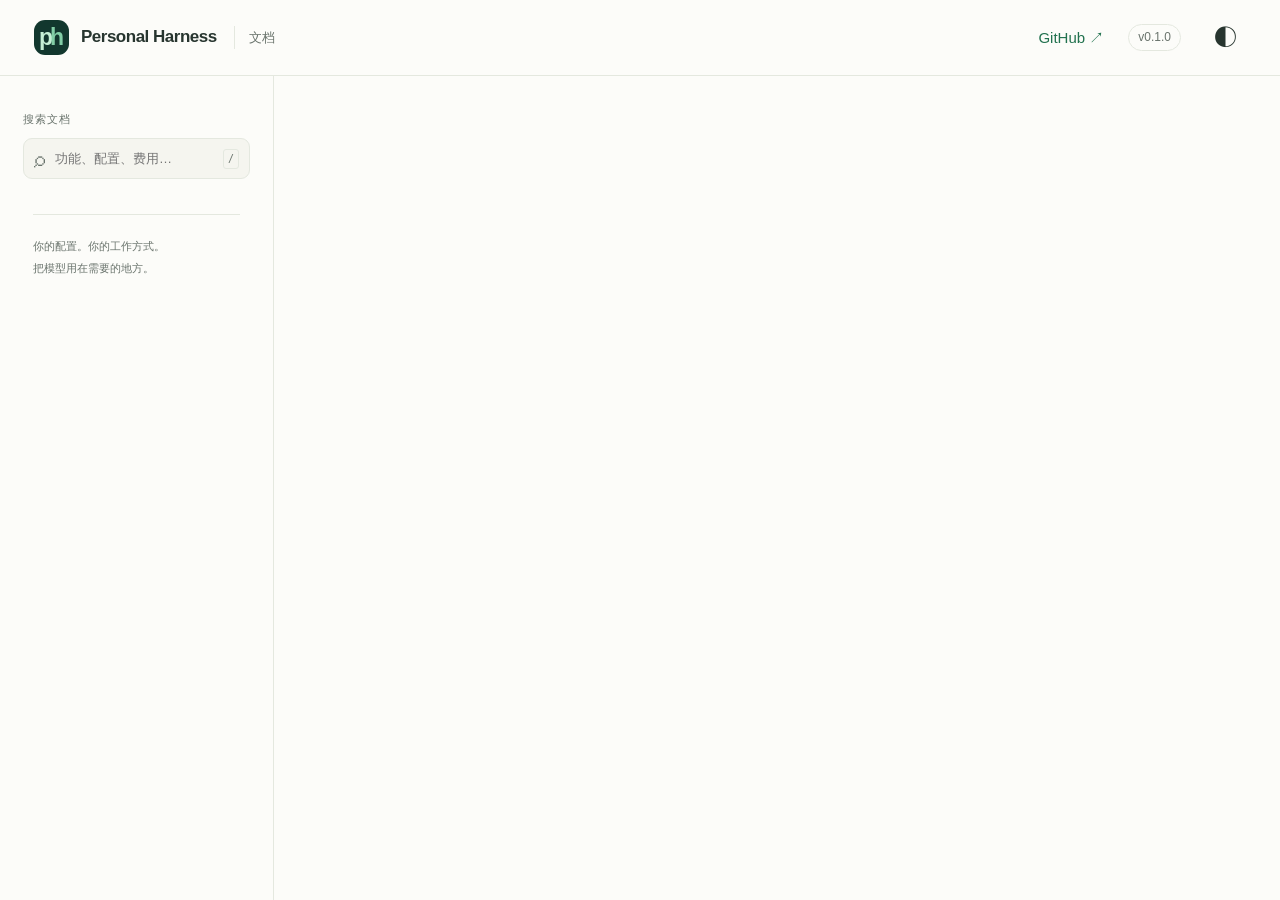
<file: docs/site/template.html>
<!doctype html>
<html lang="zh-CN"><head><meta charset="UTF-8"><meta name="viewport" content="width=device-width, initial-scale=1"><meta name="color-scheme" content="light dark"><meta name="description" content="Personal Harness：省钱、轻量、可配置的个人 Agent。图文介绍模型配置、连续聊天、工作区审批、个性化与成本账本。"><title>Personal Harness · 使用文档</title><link rel="icon" href="mark.svg" type="image/svg+xml"><link rel="stylesheet" href="style.css"></head>
<body><a class="skip" href="#main">跳到正文</a>
<header><button id="menu" aria-label="打开文档导航" aria-expanded="false">☰</button><a href="#getting-started" class="brand"><span class="mark">p<span>h</span></span><strong>Personal Harness</strong><span class="doc-tag">文档</span></a><div class="header-actions"><a href="https://github.com/WuYuewy/Personal-Harness" aria-label="GitHub 项目源码">GitHub ↗</a><span class="version">v0.1.0</span><button id="theme" aria-label="切换明暗主题">◐</button></div></header>
<nav id="sidebar" aria-label="文档导航"><label class="search-label" for="search">搜索文档</label><div class="search-box"><span>⌕</span><input type="search" id="search" placeholder="功能、配置、费用…" autocomplete="off"><kbd>/</kbd></div><div id="results" role="region" aria-label="搜索结果" hidden></div><div id="nav-items"><!-- NAV --></div><div class="nav-note">你的配置。你的工作方式。<br>把模型用在需要的地方。</div></nav>
<main id="main" tabindex="-1"><!-- ARTICLES --></main>
<script>window.DOC_SEARCH = /* SEARCH_DATA */[];</script><script src="app.js"></script></body></html>
</file>
<file: docs/site/style.css>
@charset "UTF-8";
:root{--bg:#fcfcf9;--surface:#f5f5ef;--text:#27352f;--muted:#69736c;--line:#e4e8df;--accent:#22724f;--soft:#e7f1e8;--code:#f0f2ec;--header:rgba(252,252,249,.96);color-scheme:light}
:root[data-theme=dark]{--bg:#141a17;--surface:#1b231e;--text:#dfe8df;--muted:#9aa79d;--line:#303c33;--accent:#8dd4ac;--soft:#243b2d;--code:#1f2b23;--header:rgba(20,26,23,.96);color-scheme:dark}
*{box-sizing:border-box}html{scroll-behavior:smooth;scroll-padding-top:100px}body{margin:0;background:var(--bg);color:var(--text);font-family:Inter,-apple-system,BlinkMacSystemFont,"Segoe UI","Microsoft YaHei",sans-serif;font-size:15px;line-height:1.8}a{color:var(--accent);text-decoration:none}a:hover{text-decoration:underline}button,input{font:inherit}button{cursor:pointer}button:focus-visible,a:focus-visible,input:focus-visible{outline:2px solid var(--accent);outline-offset:4px}header{height:76px;position:fixed;inset:0 0 auto;z-index:10;background:var(--header);border-bottom:1px solid var(--line);display:flex;align-items:center;justify-content:space-between;padding:0 34px;gap:15px;backdrop-filter:blur(10px)}.brand{display:flex;align-items:center;gap:12px;color:var(--text);white-space:nowrap}.brand:hover{text-decoration:none}.brand strong{font-size:17px;letter-spacing:-.5px}.mark{width:35px;height:35px;border-radius:11px;background:#12372e;color:#c4efd5;display:inline-flex;align-items:center;justify-content:center;font-size:23px;font-weight:750;letter-spacing:-3px;padding-right:3px}.mark span{color:#82cda6}.doc-tag{border-left:1px solid var(--line);padding-left:14px;margin-left:5px;color:var(--muted);font-size:13px}.header-actions{display:flex;gap:24px;align-items:center}.version{font-size:12px;color:var(--muted);padding:2px 9px;border:1px solid var(--line);border-radius:20px}#theme,#menu{border:0;background:none;color:var(--text);font-size:23px;padding:5px 9px}#menu{display:none}#sidebar{position:fixed;left:0;top:76px;bottom:0;width:274px;border-right:1px solid var(--line);padding:28px 23px;overflow-y:auto;background:var(--bg)}.search-label{font-size:11px;letter-spacing:1px;color:var(--muted)}.search-box{display:flex;align-items:center;gap:8px;border:1px solid var(--line);border-radius:9px;background:var(--surface);padding:7px 10px;margin:7px 0 30px}.search-box input{border:0;outline:none;background:none;width:100%;min-width:0;color:var(--text);font-size:13px}.search-box span{color:var(--muted);font-size:22px;line-height:1}kbd{font-size:10px;color:var(--muted);border:1px solid var(--line);border-radius:3px;padding:0 4px}.nav-group{font-size:11px;font-weight:650;color:var(--muted);margin:25px 10px 7px;letter-spacing:1px}nav a{display:flex;align-items:center;justify-content:space-between;color:var(--muted);padding:8px 11px;margin:3px 0;border-radius:7px;font-size:13px}nav a span{visibility:hidden}nav a[aria-current]{background:var(--soft);color:var(--accent);font-weight:600}nav a[aria-current] span{visibility:visible}nav a:hover{background:var(--surface);text-decoration:none}.nav-note{margin:35px 10px 10px;border-top:1px solid var(--line);padding-top:20px;color:var(--muted);font-size:11px;line-height:2}main{margin:76px 0 0 274px;padding:56px 58px 80px;display:grid;grid-template-columns:minmax(0,780px) 170px;gap:55px;justify-content:center}article{min-width:0;max-width:780px}[hidden]{display:none!important}.eyebrow{font-size:11px;color:var(--accent);font-weight:600;letter-spacing:.7px;margin-bottom:17px}h1{font-size:33px;letter-spacing:-1px;line-height:1.4;margin:0 0 27px;font-weight:700}h2{margin-top:45px;margin-bottom:16px;font-size:21px;letter-spacing:-.4px;border-top:1px solid var(--line);padding-top:28px;line-height:1.6}h3{font-size:17px;margin-top:30px}p{margin:15px 0;line-height:1.95}article>p:first-of-type{color:var(--muted)}strong{font-weight:650}pre{position:relative;background:var(--code);border:1px solid var(--line);border-radius:10px;padding:22px 24px;overflow:auto;line-height:1.8;font-size:12px;margin:22px 0}code{font-family:"Cascadia Code",Consolas,monospace;font-size:.88em}p code,li code,td code{background:var(--code);padding:3px 5px;border-radius:4px;overflow-wrap:anywhere}pre code{font-size:inherit}.copy{position:absolute;right:9px;top:8px;border:1px solid var(--line);background:var(--surface);border-radius:5px;color:var(--muted);padding:2px 7px;font-size:10px}.copy:hover{color:var(--accent)}table{display:block;overflow:auto;border-collapse:collapse;font-size:12px;margin:25px 0;max-width:100%;line-height:1.8}th{text-align:left;background:var(--surface);font-weight:600;color:var(--text)}th,td{border:1px solid var(--line);padding:12px 14px;vertical-align:top;min-width:90px}td:first-child{font-weight:500}li{padding:4px 0}ul,ol{padding-left:24px}blockquote{border-left:3px solid var(--accent);padding:1px 20px;margin:20px 0;background:var(--soft)}.outline{position:sticky;top:112px;align-self:start;font-size:11px;border-left:1px solid var(--line);padding-left:18px;line-height:1.9}.outline span{font-weight:600;color:var(--text);display:block;margin-bottom:12px}.outline a{display:block;color:var(--muted);margin:10px 0}.outline a:hover{color:var(--accent)}footer{margin-top:65px;padding-top:20px;border-top:1px solid var(--line);font-size:10px;color:var(--muted);letter-spacing:.6px}.skip{position:fixed;top:-60px;left:10px;z-index:50;background:var(--accent);color:var(--bg);padding:10px}.skip:focus{top:10px}#results p{font-size:12px;color:var(--muted);margin-left:10px}
@media(min-width:1600px){main{padding-left:90px;padding-right:90px;gap:80px}}@media(max-width:1200px){main{grid-template-columns:minmax(0,780px);padding:45px 40px}.outline{display:none}}@media(max-width:760px){header{padding:0 14px;height:64px;gap:6px;justify-content:start}.brand{gap:8px}.brand strong{font-size:14px}.mark{width:29px;height:29px;font-size:20px;border-radius:8px}.doc-tag{display:none}.header-actions{margin-left:auto;gap:4px}.version{font-size:10px;padding:1px 6px}#menu{display:block;font-size:18px;padding:5px}#theme{font-size:21px;padding:5px}#sidebar{top:64px;width:280px;z-index:9;transform:translateX(-100%);transition:transform .15s;box-shadow:15px 0 30px #0001}#sidebar.open{transform:translateX(0)}main{display:block;margin:64px 0 0;padding:32px 22px 55px}h1{font-size:27px;letter-spacing:-.7px}h2{font-size:20px;margin-top:35px}p{font-size:14px}pre{padding:24px 14px;font-size:11px}th,td{padding:10px;font-size:11px}.outline{display:none}footer{font-size:9px}}
.screenshot-link{display:block;margin:26px 0;text-align:center;border:1px solid var(--line);border-radius:12px;background:var(--surface);padding:8px;cursor:zoom-in}.screenshot-link img{display:block;max-width:100%;max-height:600px;width:auto;height:auto;margin:auto;border-radius:6px;object-fit:contain}.image-viewer{max-width:96vw;max-height:96vh;padding:44px 10px 10px;border:1px solid var(--line);border-radius:12px;background:var(--bg);color:var(--text);overflow:auto}.image-viewer::backdrop{background:#000b}.image-viewer img{display:block;max-width:90vw;height:auto;margin:auto}.image-close{position:fixed;right:4vw;top:3vh;padding:7px 14px;background:var(--bg);color:var(--text);border:1px solid var(--line);border-radius:8px;z-index:1}
@media(prefers-reduced-motion:reduce){html{scroll-behavior:auto}*{transition:none!important}}
</file>
